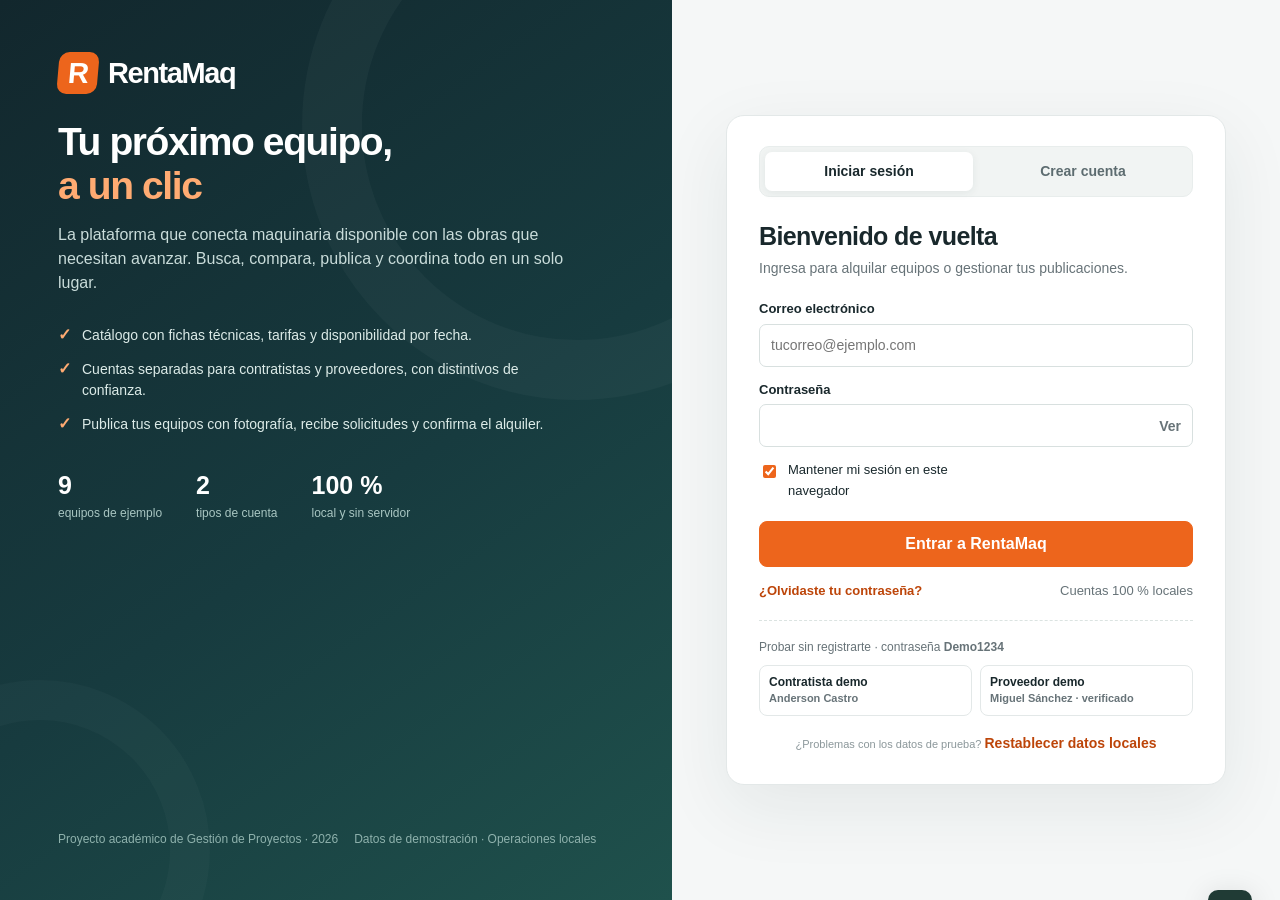
<file: rentamaq/index.html>
<!doctype html>
<html lang="es">
<head>
  <meta charset="UTF-8">
  <meta name="viewport" content="width=device-width,initial-scale=1">
  <title>RentaMaq | Tu próximo equipo, a un clic</title>
  <meta name="description" content="RentaMaq: busca, compara y alquila maquinaria. Publica tus equipos con fotografías y gestiona solicitudes como proveedor.">
  <meta name="theme-color" content="#ed651c">
  <link rel="icon" href="data:image/svg+xml,%3Csvg xmlns='http://www.w3.org/2000/svg' viewBox='0 0 32 32'%3E%3Crect width='32' height='32' rx='8' fill='%23ef681f'/%3E%3Ctext x='6' y='24' font-family='Arial' font-weight='900' font-size='25' fill='white'%3ER%3C/text%3E%3C/svg%3E">

  <link rel="stylesheet" href="assets/css/base.css">
  <link rel="stylesheet" href="assets/css/layout.css">
  <link rel="stylesheet" href="assets/css/components.css">
  <link rel="stylesheet" href="assets/css/responsive.css">
  <link rel="stylesheet" href="assets/css/auth.css">
</head>
<body class="is-auth">

  <!-- ===================== Pantalla de acceso ===================== -->
  <section id="authScreen" class="auth-screen" aria-label="Acceso a RentaMaq">
    <div class="auth-hero">
      <div>
        <div class="auth-brand"><b class="brandmark">R</b>Renta<span>Maq</span></div>
        <h1>Tu próximo equipo,<br><span>a un clic</span></h1>
        <p class="lead">La plataforma que conecta maquinaria disponible con las obras que necesitan avanzar. Busca, compara, publica y coordina todo en un solo lugar.</p>
        <div class="auth-features">
          <div><b>✓</b><span>Catálogo con fichas técnicas, tarifas y disponibilidad por fecha.</span></div>
          <div><b>✓</b><span>Cuentas separadas para contratistas y proveedores, con distintivos de confianza.</span></div>
          <div><b>✓</b><span>Publica tus equipos con fotografía, recibe solicitudes y confirma el alquiler.</span></div>
        </div>
        <div class="auth-stats">
          <div><strong>9</strong><span>equipos de ejemplo</span></div>
          <div><strong>2</strong><span>tipos de cuenta</span></div>
          <div><strong>100 %</strong><span>local y sin servidor</span></div>
        </div>
      </div>
      <footer>
        <span>Proyecto académico de Gestión de Proyectos · 2026</span>
        <span>Datos de demostración · Operaciones locales</span>
      </footer>
    </div>

    <div class="auth-panel">
      <div class="auth-card" id="authCard" aria-live="polite"></div>
    </div>
  </section>

  <!-- ===================== Aplicación ===================== -->
  <aside id="sidebar">
    <a class="brand" href="#catalogo"><b class="brandmark">R</b>Renta<span>Maq</span></a>
    <div class="workspace">ESPACIO DE TRABAJO</div>
    <nav id="nav" aria-label="Navegación principal"></nav>
    <div class="side-bottom">
      <div class="support-mini">
        <span class="shield">✓</span>
        <strong>Tu obra sigue adelante</strong>
        <p>Gestiona incidencias y coordina el respaldo técnico.</p>
        <button class="text-button" data-route="soporte">Centro de soporte</button>
      </div>
      <div class="side-user" id="sideUser"></div>
    </div>
  </aside>

  <div class="app">
    <header>
      <button class="icon mobile" id="menu" aria-label="Abrir menú">☰</button>
      <div class="breadcrumb">Mi espacio <span>/</span> <b id="breadcrumb">Explorar equipos</b></div>
      <div class="header-actions">
        <span class="demo-label">APP LOCAL</span>
        <button class="primary" id="headerPublish" data-publish hidden>＋ Publicar</button>
        <span id="headerRole"></span>
        <button class="icon" data-route="mensajes" aria-label="Mensajes" title="Mensajes">✉</button>
        <button class="header-avatar" data-route="perfil" aria-label="Mi cuenta" title="Mi cuenta"><span class="avatar small" id="headerAvatar">RM</span></button>
        <button class="icon logout-btn" data-logout aria-label="Cerrar sesión" title="Cerrar sesión">⏻</button>
      </div>
    </header>

    <main id="main" tabindex="-1"></main>

    <footer>
      RentaMaq © 2026 · Proyecto académico de Gestión de Proyectos
      <button class="text-button" data-route="acerca">Acerca del prototipo</button>
      <span>Datos de ejemplo · Operaciones locales</span>
    </footer>
  </div>

  <div id="compareBar" hidden></div>

  <dialog id="modal" aria-labelledby="modalTitle">
    <div class="modal-head">
      <span id="modalTitle"></span>
      <button id="closeModal" class="icon" aria-label="Cerrar ventana">✕</button>
    </div>
    <div id="modalBody"></div>
  </dialog>

  <div id="toast" role="status" aria-live="polite"></div>

  <noscript>
    <div style="padding:30px;font-family:Arial;background:#fff3e9;color:#7a3b13">
      RentaMaq necesita JavaScript para iniciar sesión, publicar equipos y guardar tus datos. Actívalo en este navegador y recarga la página.
    </div>
  </noscript>

  <!-- Datos y utilidades -->
  <script defer src="assets/js/data/seed.js"></script>
  <script defer src="assets/js/core/utils.js"></script>
  <script defer src="assets/js/core/store.js"></script>
  <script defer src="assets/js/core/auth.js"></script>

  <!-- Interfaz -->
  <script defer src="assets/js/ui/icons.js"></script>
  <script defer src="assets/js/ui/shell.js"></script>

  <!-- Vistas -->
  <script defer src="assets/js/views/auth.js"></script>
  <script defer src="assets/js/views/catalog.js"></script>
  <script defer src="assets/js/views/bookings.js"></script>
  <script defer src="assets/js/views/dashboard.js"></script>
  <script defer src="assets/js/views/inventory.js"></script>
  <script defer src="assets/js/views/messages.js"></script>
  <script defer src="assets/js/views/support.js"></script>
  <script defer src="assets/js/views/profile.js"></script>
  <script defer src="assets/js/views/about.js"></script>

  <!-- Arranque -->
  <script defer src="assets/js/app.js"></script>
</body>
</html>
</file>
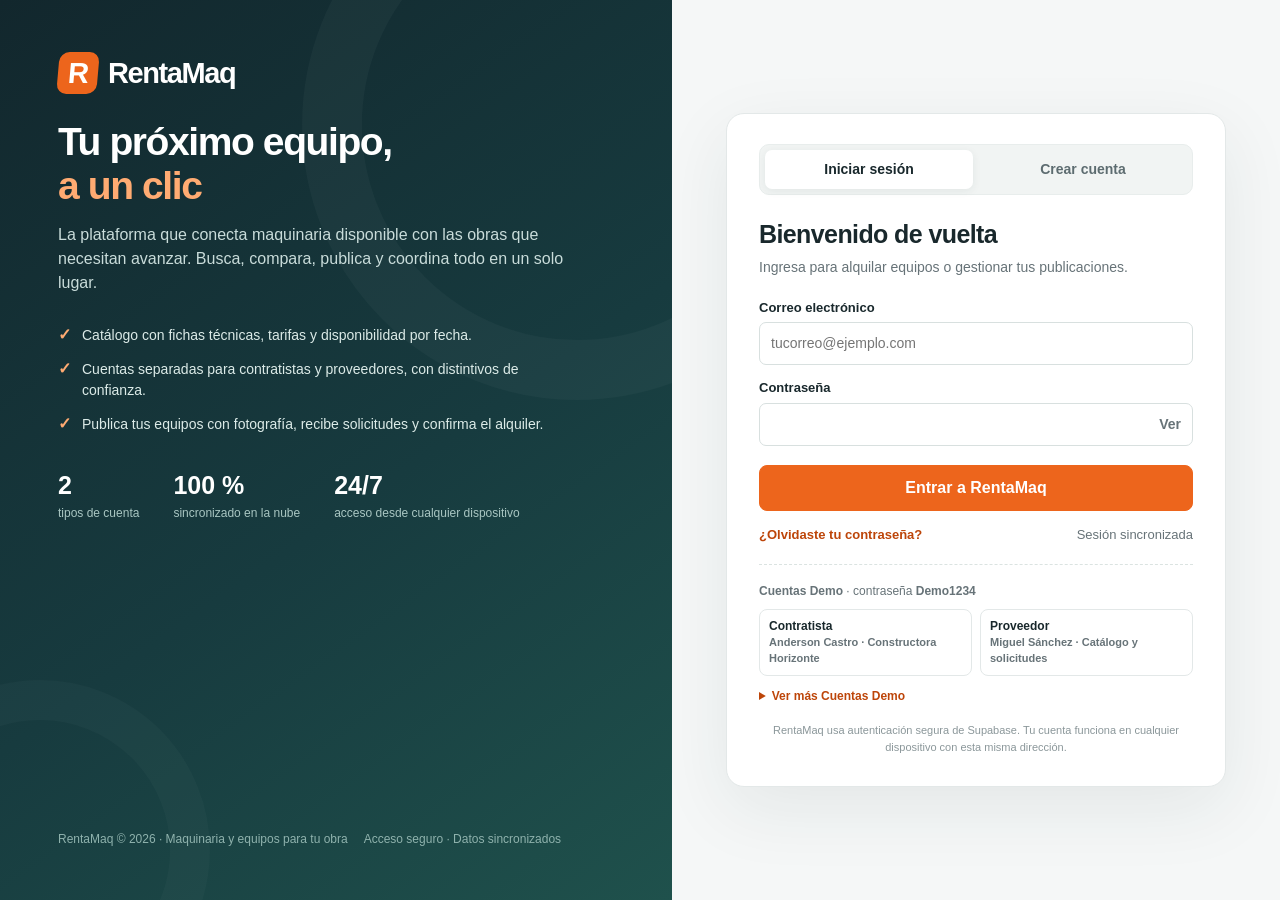
<file: RentaMaq/index.html>
<!doctype html>
<html lang="es">
<head>
  <meta charset="UTF-8">
  <meta name="viewport" content="width=device-width,initial-scale=1">
  <title>RentaMaq | Tu próximo equipo, a un clic</title>
  <meta name="description" content="RentaMaq: busca, compara y alquila maquinaria. Publica tus equipos con fotografías y gestiona solicitudes como proveedor.">
  <meta name="theme-color" content="#ed651c">
  <link rel="icon" href="data:image/svg+xml,%3Csvg xmlns='http://www.w3.org/2000/svg' viewBox='0 0 32 32'%3E%3Crect width='32' height='32' rx='8' fill='%23ef681f'/%3E%3Ctext x='6' y='24' font-family='Arial' font-weight='900' font-size='25' fill='white'%3ER%3C/text%3E%3C/svg%3E">

  <link rel="stylesheet" href="assets/css/base.css">
  <link rel="stylesheet" href="assets/css/layout.css">
  <link rel="stylesheet" href="assets/css/components.css">
  <link rel="stylesheet" href="assets/css/responsive.css">
  <link rel="stylesheet" href="assets/css/auth.css">
</head>
<body class="is-auth is-booting">

  <!-- ===================== Carga inicial ===================== -->
  <div id="bootScreen" class="boot-screen" role="status" aria-live="polite">
    <div class="boot-card">
      <div class="auth-brand boot-brand"><b class="brandmark">R</b>Renta<span>Maq</span></div>
      <div class="boot-spinner" aria-hidden="true"></div>
      <p id="bootMessage">Conectando con tu cuenta…</p>
      <div id="bootActions" class="boot-actions" hidden>
        <button class="primary" data-boot-retry>Reintentar</button>
      </div>
      <small>Acceso seguro con Supabase</small>
    </div>
  </div>

  <!-- ===================== Pantalla de acceso ===================== -->
  <section id="authScreen" class="auth-screen" aria-label="Acceso a RentaMaq">
    <div class="auth-hero">
      <div>
        <div class="auth-brand"><b class="brandmark">R</b>Renta<span>Maq</span></div>
        <h1>Tu próximo equipo,<br><span>a un clic</span></h1>
        <p class="lead">La plataforma que conecta maquinaria disponible con las obras que necesitan avanzar. Busca, compara, publica y coordina todo en un solo lugar.</p>
        <div class="auth-features">
          <div><b>✓</b><span>Catálogo con fichas técnicas, tarifas y disponibilidad por fecha.</span></div>
          <div><b>✓</b><span>Cuentas separadas para contratistas y proveedores, con distintivos de confianza.</span></div>
          <div><b>✓</b><span>Publica tus equipos con fotografía, recibe solicitudes y confirma el alquiler.</span></div>
        </div>
        <div class="auth-stats">
          <div><strong>2</strong><span>tipos de cuenta</span></div>
          <div><strong>100 %</strong><span>sincronizado en la nube</span></div>
          <div><strong>24/7</strong><span>acceso desde cualquier dispositivo</span></div>
        </div>
      </div>
      <footer>
        <span>RentaMaq © 2026 · Maquinaria y equipos para tu obra</span>
        <span>Acceso seguro · Datos sincronizados</span>
      </footer>
    </div>

    <div class="auth-panel">
      <div class="auth-card" id="authCard" aria-live="polite"></div>
    </div>
  </section>

  <!-- ===================== Aplicación ===================== -->
  <aside id="sidebar">
    <a class="brand" href="#catalogo"><b class="brandmark">R</b>Renta<span>Maq</span></a>
    <div class="workspace">ESPACIO DE TRABAJO</div>
    <nav id="nav" aria-label="Navegación principal"></nav>
    <div class="side-bottom">
      <div class="support-mini">
        <span class="shield">✓</span>
        <strong>Tu obra sigue adelante</strong>
        <p>Gestiona incidencias y coordina el respaldo técnico.</p>
        <button class="text-button" data-route="soporte">Centro de soporte</button>
      </div>
      <div class="side-user" id="sideUser"></div>
    </div>
  </aside>

  <div class="app">
    <header>
      <button class="icon mobile" id="menu" aria-label="Abrir menú">☰</button>
      <div class="breadcrumb">Mi espacio <span>/</span> <b id="breadcrumb">Explorar equipos</b></div>
      <div class="header-actions">
        <span class="cloud-badge"><i></i>EN LÍNEA</span>
        <button class="primary" id="headerPublish" data-publish hidden>＋ Publicar</button>
        <span id="headerRole"></span>
        <button class="icon" data-route="mensajes" aria-label="Mensajes" title="Mensajes">✉</button>
        <button class="header-avatar" data-route="perfil" aria-label="Mi cuenta" title="Mi cuenta"><span class="avatar small" id="headerAvatar">RM</span></button>
        <button class="icon logout-btn" data-logout aria-label="Cerrar sesión" title="Cerrar sesión">⏻</button>
      </div>
    </header>

    <main id="main" tabindex="-1"></main>

    <footer>
      RentaMaq © 2026 · Maquinaria y equipos para tu obra
      <button class="text-button" data-route="planes">Planes y precios</button>
      <button class="text-button" data-route="acerca">Acerca de RentaMaq</button>
      <span>Datos sincronizados en la nube</span>
    </footer>
  </div>

  <div id="compareBar" hidden></div>

  <dialog id="modal" aria-labelledby="modalTitle">
    <div class="modal-head">
      <span id="modalTitle"></span>
      <button id="closeModal" class="icon" aria-label="Cerrar ventana">✕</button>
    </div>
    <div id="modalBody"></div>
  </dialog>

  <div id="toast" role="status" aria-live="polite"></div>

  <noscript>
    <div style="padding:30px;font-family:Arial;background:#fff3e9;color:#7a3b13">
      RentaMaq necesita JavaScript para iniciar sesión, publicar equipos y sincronizar tus datos. Actívalo y recarga la página.
    </div>
  </noscript>

  <!-- Conexión y datos -->
  <script defer src="assets/js/vendor/supabase.js"></script>
  <script defer src="assets/js/core/config.js"></script>
  <script defer src="assets/js/core/utils.js"></script>
  <script defer src="assets/js/core/store.js"></script>
  <script defer src="assets/js/core/auth.js"></script>
  <script defer src="assets/js/core/data.js"></script>

  <!-- Interfaz -->
  <script defer src="assets/js/ui/icons.js"></script>
  <script defer src="assets/js/ui/shell.js"></script>

  <!-- Vistas -->
  <script defer src="assets/js/views/auth.js"></script>
  <script defer src="assets/js/views/catalog.js"></script>
  <script defer src="assets/js/views/bookings.js"></script>
  <script defer src="assets/js/views/dashboard.js"></script>
  <script defer src="assets/js/views/inventory.js"></script>
  <script defer src="assets/js/views/messages.js"></script>
  <script defer src="assets/js/views/support.js"></script>
  <script defer src="assets/js/views/profile.js"></script>
  <script defer src="assets/js/views/plans.js"></script>
  <script defer src="assets/js/views/about.js"></script>

  <!-- Arranque -->
  <script defer src="assets/js/app.js"></script>
</body>
</html>
</file>
<file: rentamaq/assets/css/base.css>
/* RentaMaq - estilos base: variables, tipografia, botones y formularios */

*{box-sizing:border-box}

.primary{background:var(--orange);border-color:var(--orange);color:#fff}
.primary:hover{background:var(--orange-dark);border-color:var(--orange-dark)}
.dark{background:var(--navy);color:white;border-color:var(--navy)}

:root{--orange:#ed651c;--orange-dark:#bd4509;--ink:#19282c;--muted:#677378;--line:#e3e8e8;--bg:#f5f7f7;--green:#177754;--navy:#182f35;--radius:14px}

body{margin:0;background:var(--bg);color:var(--ink);font:16px/1.5 'DM Sans',Arial,sans-serif}

button,input,select,textarea{font:inherit}

button,a,input,select,textarea{-webkit-tap-highlight-color:transparent}

button,a{touch-action:manipulation}

button{cursor:pointer}

a{color:inherit;text-decoration:none}

button{border:1px solid var(--line);background:white;color:var(--ink);border-radius:8px;padding:10px 15px;font-weight:650}

button:hover{border-color:#a4b2b6;background:#f8faf9}

button:disabled{opacity:.45;cursor:not-allowed}

button:focus-visible,a:focus-visible,input:focus-visible,select:focus-visible,textarea:focus-visible{outline:3px solid #ef9d64;outline-offset:3px}

.text-button{padding:0;background:none;border:0;color:var(--orange-dark);font-size:14px}

.text-button:hover{background:none}

.icon{padding:7px 11px;font-size:20px;border-color:transparent}

.mobile{display:none}

h1,h2,h3,h4{font-family:'Manrope',Arial,sans-serif;line-height:1.25;letter-spacing:-.6px}

h1{font-size:31px;margin:0 0 9px;font-weight:800}

h2{font-size:23px;margin:0 0 12px}

h3{font-size:18px;margin:0 0 10px}

p{margin-top:0}

.muted{color:var(--muted)}

.eyebrow{font-size:12px;letter-spacing:1.4px;color:var(--orange-dark);font-weight:750;margin-bottom:12px}

.page-heading{display:flex;justify-content:space-between;align-items:center;gap:20px;margin-bottom:24px}

.page-heading p{color:var(--muted);font-size:15px;margin-bottom:0}

.outline-orange{border-color:#edc7b3;color:var(--orange-dark)}

.form-grid{display:grid;grid-template-columns:1fr 1fr;gap:19px}

.field{display:flex;flex-direction:column;gap:7px;font-size:14px}

.field.full{grid-column:1/-1}

.field label{font-weight:600}

.field input,.field select,.field textarea{width:100%;border:1px solid #d8e0df;border-radius:7px;padding:10px 12px;background:white;color:var(--ink);min-width:0}

.field textarea{min-height:90px;resize:vertical}

.field small{color:var(--muted);font-size:12px}

.form-actions{display:flex;gap:10px;justify-content:flex-end;margin-top:24px}

.check-line{display:flex;align-items:flex-start;gap:9px;font-size:13px;line-height:1.6}

.check-line input{margin-top:5px;accent-color:var(--orange)}

.center{text-align:center}

.muted-link{font-size:13px;color:var(--muted);text-decoration:underline}

.error-text{font-size:13px;color:#b43727}

.inline-actions{display:flex;gap:9px;flex-wrap:wrap}

.about-list{font-size:14px;line-height:1.8;color:var(--muted)}
</file>
<file: rentamaq/assets/css/layout.css>
/* RentaMaq - estructura: barra lateral, cabecera, catalogo y pie */

#sidebar{position:fixed;inset:0 auto 0 0;width:238px;background:white;border-right:1px solid var(--line);display:flex;flex-direction:column;padding:30px 20px 16px;z-index:40}

.brand{display:flex;align-items:center;font:800 26px 'Manrope',sans-serif;letter-spacing:-1.2px;padding:0 5px}

.brand span{color:var(--orange)}

.brandmark{background:var(--orange);color:white;border-radius:10px;width:36px;height:38px;display:grid;place-items:center;margin-right:10px;font-size:27px;transform:skew(-5deg)}

.workspace{font-size:12px;font-weight:700;letter-spacing:1.7px;color:#859095;margin:43px 12px 15px}

nav{display:flex;flex-direction:column;gap:7px}

nav a{display:flex;align-items:center;gap:14px;padding:12px 13px;border-radius:9px;font-size:14px;font-weight:600;color:#5c6b70}

nav a svg{width:20px;height:20px}

nav a.active{color:#c14d0f;background:#fff0e6}

nav a:hover{background:#f4f6f6}

.nav-count{margin-left:auto;background:#edf0f0;padding:0 6px;border-radius:4px;font-size:12px}

.side-bottom{margin-top:auto}

.support-mini{background:#f3f7f6;border:1px solid #e7edeb;border-radius:12px;padding:16px;margin:30px 0 22px}

.support-mini strong{font-size:14px;display:block;margin-top:9px}

.support-mini p{font-size:13px;color:var(--muted);margin:7px 0 12px}

.shield{font-size:18px;color:var(--green)}

.profile{display:flex;gap:10px;align-items:center;border:0;border-top:1px solid var(--line);border-radius:0;padding:20px 0 0;width:100%;text-align:left}

.profile strong{font-size:13px;display:block}

.profile small{font-size:12px;color:var(--muted)}

.avatar{width:38px;height:38px;border-radius:50%;background:#e5ece9;display:inline-flex;justify-content:center;align-items:center;font-size:13px;font-weight:700;flex-shrink:0}

.avatar.small{width:32px;height:32px}

.app{margin-left:238px}

header{height:79px;background:#fff;border-bottom:1px solid var(--line);padding:0 38px;display:flex;align-items:center;justify-content:space-between;gap:15px;position:sticky;top:0;z-index:30}

.breadcrumb{font-size:14px;color:var(--muted)}

.breadcrumb span{margin:0 14px;color:#a2afb2}

.breadcrumb b{font-weight:500;color:var(--ink)}

.header-actions{display:flex;align-items:center;gap:17px}

.demo-label{font-size:10px;letter-spacing:1px;font-weight:750;color:#6b7778;border:1px solid var(--line);padding:5px 8px;border-radius:4px}

.role-label{font-size:12px;color:var(--muted);display:flex;align-items:center;gap:8px}

.role-label select{border:0;font-size:14px;background:none;font-weight:600;padding:4px}

main{max-width:1600px;margin:auto;padding:34px 38px 55px;min-height:calc(100vh - 140px)}

.searchbox{display:grid;grid-template-columns:2fr 1.05fr 1.05fr auto;background:#fff;padding:9px;border-radius:12px;border:1px solid var(--line);box-shadow:0 4px 14px #16353604;gap:8px;margin-bottom:22px}

.search-field{padding:4px 16px;border-right:1px solid var(--line)}

.search-field label{display:block;font-size:11px;font-weight:700;letter-spacing:1px;color:#758287;margin-bottom:3px}

.search-field input,.search-field select{width:100%;border:0;outline:none;padding:2px 0;background:transparent;font-size:14px;color:var(--ink)}

.searchbox button{padding:10px 25px}

.feature-strip{background:var(--navy);border-radius:13px;padding:22px 27px;color:white;display:flex;justify-content:space-between;align-items:center;gap:20px;margin:0 0 25px;position:relative;overflow:hidden}

.feature-strip:after{content:'';position:absolute;right:30%;top:-65px;width:180px;height:180px;border:30px solid #ffffff05;border-radius:50%;pointer-events:none}

.feature-strip h2{font-size:21px;margin-bottom:5px}

.feature-strip p{font-size:14px;color:#bfcfce;margin:0}

.feature-strip .mini-trust{display:flex;gap:25px;font-size:13px;flex-shrink:0}

.mini-trust span{display:flex;align-items:center;gap:8px}

.mini-trust b{color:#89ccb1}

.categories{display:flex;gap:9px;flex-wrap:wrap;margin-bottom:28px}

.chip{font-size:13px;border-radius:7px;padding:9px 15px;background:#fff;font-weight:600}

.chip.active{background:var(--ink);border-color:var(--ink);color:white}

.catalog-layout{display:grid;grid-template-columns:206px 1fr;gap:27px}

.filters{font-size:14px}

.filter-title{display:flex;justify-content:space-between;align-items:center;padding-bottom:18px}

.filter-group{padding:19px 0;border-top:1px solid var(--line)}

.filter-group h4{font-size:14px;margin:0 0 14px}

.filter-group label{display:flex;align-items:center;gap:9px;color:#5c6b70;font-size:13px;margin:11px 0}

.filter-group input[type=checkbox]{accent-color:var(--orange);width:16px;height:16px}

.filter-group input[type=range]{width:100%;accent-color:var(--orange)}

.range-labels{display:flex;justify-content:space-between;font-size:12px;color:var(--muted)}

.filter-note{background:#eaf0ed;padding:16px;border-radius:10px;margin-top:14px;font-size:13px;line-height:1.65;color:#567066}

.results-head{display:flex;align-items:center;justify-content:space-between;margin-bottom:16px;gap:10px;font-size:14px}

.results-head strong{font-weight:700}

.results-head select{background:transparent;border:0;color:var(--muted);font-size:13px;max-width:190px}

.grid{display:grid;grid-template-columns:repeat(3,minmax(0,1fr));gap:20px}

.catalog-bottom{display:flex;justify-content:space-between;margin-top:23px;padding-top:20px;border-top:1px solid var(--line);color:var(--muted);font-size:12px}

.two-col{display:grid;grid-template-columns:1.5fr 1fr;gap:22px}

footer{display:flex;gap:18px;flex-wrap:wrap;align-items:center;padding:22px 38px;border-top:1px solid var(--line);font-size:11px;color:#8a9599}

footer span{margin-left:auto}
</file>
<file: rentamaq/assets/css/components.css>
/* RentaMaq - componentes: tarjetas, paneles, tablas, modales y chat */

.equipment{border:1px solid var(--line);background:#fff;border-radius:12px;overflow:hidden;transition:transform .18s,box-shadow .18s}

.equipment:hover{transform:translateY(-3px);box-shadow:0 8px 25px #1734330c}

.equipment-photo{height:173px;background:#f0f2f1;position:relative;overflow:hidden}

.equipment-photo img{width:100%;height:100%;object-fit:contain;background:white}

.equipment-photo img.earth{object-fit:cover}

.photo-label{position:absolute;bottom:7px;right:8px;font-size:9px;color:#384749;background:#ffffffd9;padding:2px 5px;border-radius:3px}

.stock{position:absolute;top:11px;left:11px;background:#fff;color:var(--green);font-size:11px;font-weight:700;padding:4px 8px;border-radius:5px;box-shadow:0 2px 4px #00000006}

.stock.unavailable{color:#9d651c}

.heart{position:absolute;right:10px;top:9px;background:#ffffffeb;padding:3px 9px;border-radius:50%;font-size:21px;color:#758286}

.heart.selected{color:var(--orange)}

.card-content{padding:17px}

.card-category{font-size:10px;letter-spacing:1.2px;font-weight:700;color:#8a9294;margin-bottom:6px}

.card-content h3{font-size:16px;letter-spacing:-.3px;margin-bottom:7px}

.card-meta{font-size:12px;color:#7a868b;display:flex;justify-content:space-between;gap:5px}

.specs-mini{display:flex;gap:6px;margin:12px 0}

.specs-mini span{font-size:11px;color:#617177;background:#f3f6f6;padding:3px 6px;border-radius:4px}

.provider-line{font-size:12px;border-top:1px solid #edf0f0;padding-top:12px;color:#718083;display:flex;justify-content:space-between;gap:5px}

.verified{color:var(--green)}

.card-bottom{display:flex;justify-content:space-between;align-items:center;margin:13px 0 11px}

.price{font-family:'Manrope',sans-serif;font-size:23px;font-weight:800;letter-spacing:-.5px}

.price small{font:400 12px 'DM Sans',sans-serif;letter-spacing:0;color:var(--muted)}

.detail-btn{font-size:12px;padding:8px 12px}

.compare-toggle{display:flex;gap:7px;align-items:center;font-size:12px;color:var(--muted);cursor:pointer}

.compare-toggle input{accent-color:var(--orange);width:14px;height:14px}

.notice{background:#fff6eb;color:#89571c;border:1px solid #f5e5cc;padding:13px 17px;border-radius:9px;font-size:13px;margin:20px 0}

.panel{background:#fff;border:1px solid var(--line);border-radius:var(--radius);padding:25px;margin-bottom:22px}

.stats{display:grid;grid-template-columns:repeat(4,1fr);gap:16px;margin-bottom:26px}

.stat{background:white;border:1px solid var(--line);border-radius:12px;padding:21px}

.stat span{font-size:13px;color:var(--muted)}

.stat strong{display:block;font:800 29px 'Manrope',sans-serif;margin:10px 0 3px}

.stat small{font-size:12px;color:var(--green)}

.status-pill{display:inline-block;font-size:12px;font-weight:600;border-radius:5px;padding:4px 8px;background:#edf5ef;color:var(--green)}

.status-pill.pending{background:#fff4dd;color:#996618}

.status-pill.cancelled{background:#fbeceb;color:#a43e36}

.table-wrap{overflow:auto}

table{width:100%;border-collapse:collapse;font-size:14px}

th{text-align:left;font-weight:600;color:var(--muted);background:#f6f8f8;font-size:12px}

td,th{padding:15px 13px;border-bottom:1px solid var(--line);vertical-align:middle}

td small{display:block;color:var(--muted);font-size:12px}

td button{font-size:12px;margin:3px;padding:6px 10px}

.table-actions{display:flex;flex-wrap:wrap;gap:6px;min-width:200px}

.table-actions button{margin:0}

.empty{text-align:center;border:1px dashed #cad5d3;border-radius:12px;padding:65px 20px;background:#fff}

.empty .empty-icon{font-size:35px;color:#9bb0a7;margin-bottom:15px}

.empty p{color:var(--muted);max-width:450px;margin:0 auto 20px}

dialog{padding:0;border:0;border-radius:16px;width:min(980px,94vw);max-height:92vh;box-shadow:0 30px 100px #122b3a40;color:var(--ink)}

dialog::backdrop{background:#10272e99;backdrop-filter:blur(3px)}

.modal-head{display:flex;justify-content:space-between;align-items:center;padding:17px 25px;border-bottom:1px solid var(--line);font-weight:700;position:sticky;top:0;background:white;z-index:5}

#modalBody{padding:25px}

.detail-top{display:grid;grid-template-columns:1.1fr 1fr;gap:28px}

.detail-photo{width:100%;height:255px;object-fit:contain;background:#f4f6f5;border-radius:10px}

.detail-top h2{font-size:27px;margin-top:12px}

.detail-specs{display:grid;grid-template-columns:1fr 1fr;gap:1px;background:var(--line);border:1px solid var(--line);border-radius:9px;overflow:hidden;margin-top:18px}

.detail-specs div{background:#fff;padding:12px;font-size:14px}

.detail-specs small{display:block;color:var(--muted);font-size:12px;margin-bottom:4px}

.booking-box{margin-top:24px;background:#f4f7f6;border:1px solid var(--line);border-radius:12px;padding:22px}

.cost-row{display:flex;justify-content:space-between;gap:15px;font-size:14px;padding:7px 0}

.cost-row.total{border-top:1px solid #cfdad5;margin-top:8px;padding-top:13px;font-size:18px;font-weight:750}

.cost-row.deposit{font-size:12px;color:var(--muted)}

.tabs{display:flex;gap:9px;margin-bottom:20px;border-bottom:1px solid var(--line);padding-bottom:13px;flex-wrap:wrap}

.tabs button{font-size:13px;white-space:nowrap}

.tabs .active{background:var(--navy);color:#fff}

.timeline{border-left:2px solid #e2eae6;margin-left:8px;padding-left:22px}

.timeline div{margin-bottom:20px;position:relative;font-size:14px}

.timeline div:before{content:'';position:absolute;left:-28px;top:6px;width:10px;height:10px;border:2px solid white;background:var(--green);border-radius:50%}

.timeline small{display:block;color:var(--muted);margin-top:3px}

.message-layout{display:grid;grid-template-columns:280px 1fr;min-height:480px;background:#fff;border:1px solid var(--line);border-radius:12px;overflow:hidden}

.threads{border-right:1px solid var(--line);padding:15px}

.thread{width:100%;text-align:left;border:0;padding:15px;font-size:14px;margin-bottom:7px}

.thread.active{background:#edf3ef}

.thread small{display:block;color:var(--muted);font-size:12px;margin-top:4px}

.conversation{display:flex;flex-direction:column;min-width:0}

.chat-head{padding:20px;border-bottom:1px solid var(--line)}

.chat-head small{display:block;color:var(--muted);font-size:12px}

.chat-log{flex:1;padding:24px;max-height:470px;overflow:auto}

.bubble{background:#f0f4f2;border-radius:12px 12px 12px 2px;padding:13px 16px;max-width:85%;font-size:14px;margin-bottom:16px;width:fit-content;white-space:pre-wrap;overflow-wrap:anywhere}

.bubble.mine{margin-left:auto;background:#fff0e3;border-radius:12px 12px 2px 12px}

.bubble small{display:block;font-size:10px;color:var(--muted);margin-top:6px}

.chat-form{display:flex;gap:10px;padding:17px;border-top:1px solid var(--line)}

.chat-form input{flex:1;min-width:0;padding:11px;border:1px solid var(--line);border-radius:7px}

.faq details{border-bottom:1px solid var(--line);padding:17px 0}

.faq summary{font-weight:600;font-size:14px;cursor:pointer}

.faq p{font-size:14px;color:var(--muted);margin:12px 0 0}

.ticket{padding:17px 0;border-bottom:1px solid var(--line)}

.ticket strong{font-size:14px}

.ticket p{font-size:13px;color:var(--muted);margin:7px 0}

.steps{display:grid;grid-template-columns:repeat(4,1fr);gap:15px;margin:25px 0}

.step{border:1px solid var(--line);border-radius:10px;padding:18px;background:#fff}

.step b{color:var(--orange);font-size:25px;display:block;margin-bottom:10px}

.step p{font-size:13px;color:var(--muted);margin:7px 0 0}

#compareBar{position:fixed;bottom:22px;left:calc(50% + 119px);transform:translateX(-50%);width:min(660px,75vw);background:var(--navy);color:white;padding:14px 20px;border-radius:12px;box-shadow:0 8px 30px #142c3540;z-index:45;display:flex;align-items:center;justify-content:space-between;gap:12px;font-size:14px}

#compareBar[hidden]{display:none}

#toast{position:fixed;bottom:28px;right:28px;max-width:390px;background:#203b35;color:white;padding:15px 22px;border-radius:10px;z-index:100;box-shadow:0 5px 30px #0002;transform:translateY(160%);transition:transform .2s}

#toast.show{transform:translateY(0)}

.chart-bars{display:flex;align-items:flex-end;gap:17px;height:170px;border-bottom:1px solid var(--line);padding:0 12px}

.bar-column{flex:1;display:flex;align-items:center;flex-direction:column;justify-content:flex-end;height:100%;font-size:11px;color:var(--muted)}

.bar-column i{width:100%;background:#ed955f;border-radius:5px 5px 0 0;display:block;margin-top:7px;min-height:3px}

.bar-column span{padding:5px}

.overflow-text{overflow-wrap:anywhere}

.print-only{display:none}

.no-photo{height:100%;display:flex;align-items:center;justify-content:center;flex-direction:column;background:#e9efed;color:#587369}

.no-photo svg{width:46px;height:46px;margin-bottom:10px}

.no-photo span{font-size:12px}

.success-icon{width:64px;height:64px;background:#e8f5ed;color:var(--green);border-radius:50%;display:grid;place-items:center;font-size:32px;margin:10px auto 20px}

/* Legibilidad y ampliación de texto */
.card-category,.stock,.specs-mini span,.photo-label,.search-field label,.demo-label{font-size:12px}

.card-meta,.provider-line,.compare-toggle,.detail-btn,.filter-group label,.results-head select{font-size:14px}

.photo-label{font-size:10px}

.card-bottom{flex-wrap:wrap}

.card-meta{flex-wrap:wrap}

.provider-line{flex-wrap:wrap}

.equipment-photo{min-height:185px}
</file>
<file: rentamaq/assets/css/responsive.css>
/* RentaMaq - adaptacion a pantallas y estilos de impresion */

@media(min-width:1500px){.equipment-photo{height:210px}}

@media(max-width:1250px){.grid{grid-template-columns:repeat(2,minmax(0,1fr))}.feature-strip .mini-trust{gap:15px;flex-direction:column}.catalog-layout{grid-template-columns:185px 1fr;gap:20px}.header-actions .demo-label{display:none}main{padding:30px 27px}.searchbox{grid-template-columns:1.7fr 1fr 1fr auto}.search-field{padding:4px 9px}.searchbox button{padding:10px 15px}}

@media(max-width:950px){#sidebar{width:205px;padding:25px 14px}.app{margin-left:205px}header{padding:0 25px}.brand{font-size:23px}.catalog-layout{grid-template-columns:1fr}.filters{display:grid;grid-template-columns:repeat(3,1fr);gap:12px}.filter-title{grid-column:1/-1;padding:0}.filter-group{padding:12px 0}.filter-group label{font-size:12px}.filter-note{display:none}.searchbox{grid-template-columns:1fr 1fr}.search-field{border:0}.stats{grid-template-columns:1fr 1fr}.two-col{grid-template-columns:1fr}.breadcrumb{display:none}.header-actions{margin-left:auto}.message-layout{grid-template-columns:210px 1fr}.steps{grid-template-columns:1fr 1fr}#compareBar{left:calc(50% + 103px);width:65vw}}

@media(max-width:700px){#sidebar{transform:translateX(-100%);transition:transform .2s;width:238px;box-shadow:10px 0 40px #0002}#sidebar.open{transform:translateX(0)}.app{margin-left:0}header{height:65px;padding:0 17px}.mobile{display:block}.header-actions{gap:9px}.header-actions>.avatar{display:none}main{padding:25px 17px 40px}h1{font-size:26px}.page-heading{align-items:flex-start}.page-heading>button{font-size:12px;padding:9px;max-width:105px}.page-heading p{font-size:13px}.feature-strip{padding:21px}.feature-strip h2{font-size:19px}.feature-strip .mini-trust{display:none}.feature-strip p{font-size:12px}.categories{flex-wrap:nowrap;overflow:auto;padding-bottom:4px;margin-bottom:20px}.chip{flex-shrink:0}.grid{gap:12px}.card-content{padding:12px}.equipment-photo{height:150px}.card-content h3{font-size:14px}.card-meta{font-size:11px;flex-wrap:wrap}.specs-mini{flex-wrap:wrap}.provider-line{font-size:10px}.price{font-size:19px}.card-bottom{align-items:flex-start;gap:7px;flex-direction:column}.detail-btn{width:100%}.filters{grid-template-columns:1fr 1fr}.filter-group:last-of-type{grid-column:1/-1;display:flex;gap:12px;align-items:center;padding:0}.filter-group:last-of-type h4{margin:0}.searchbox{gap:4px}.searchbox button{font-size:14px}.search-field{min-width:0}.detail-top{grid-template-columns:1fr}.detail-photo{height:210px}.form-grid{grid-template-columns:1fr}.field.full{grid-column:auto}#modalBody{padding:18px}.booking-box{padding:16px}.message-layout{grid-template-columns:1fr}.threads{border-right:0;border-bottom:1px solid var(--line);display:flex;overflow:auto;padding:8px}.thread{min-width:180px;margin:0}.stats{gap:10px}.stat{padding:15px}.stat strong{font-size:25px}.steps{grid-template-columns:1fr 1fr}.panel{padding:19px}footer{padding:20px 17px;gap:8px}footer span{margin-left:0}#compareBar{left:50%;width:94vw;bottom:10px;padding:12px;flex-wrap:wrap}#toast{bottom:18px;right:15px;left:15px;max-width:none}.form-actions{flex-wrap:wrap}.catalog-bottom{gap:12px}.detail-specs{font-size:13px}}

@media(prefers-reduced-motion:reduce){*{transition:none!important;scroll-behavior:auto!important}}

@media print{body{background:white}#sidebar,header,footer,#compareBar,#toast,.modal-head,.no-print{display:none!important}.app{margin:0}main{padding:0}body:has(dialog[open]) main{display:none}dialog[open]{position:absolute;max-height:none;width:100%;box-shadow:none;overflow:visible;inset:0;margin:0;border-radius:0}dialog::backdrop{background:white}.panel{break-inside:avoid}.print-only{display:block}.booking-box{break-inside:avoid}}

@media(max-width:700px){.grid{grid-template-columns:1fr}.equipment-photo{height:225px}.card-content{padding:18px}.card-content h3{font-size:18px}.card-bottom{flex-direction:row;align-items:center}.detail-btn{width:auto}.price{font-size:23px}.specs-mini span{font-size:12px}.filter-group label{font-size:13px}.steps{grid-template-columns:1fr}.searchbox{grid-template-columns:1fr}.search-field{padding:8px}.searchbox button{min-height:45px}}
</file>
<file: rentamaq/assets/css/auth.css>
/* RentaMaq - acceso, cuentas, roles, publicacion de equipos y utilidades nuevas */

.hidden{display:none!important}

/* ---------- Pantalla de acceso ---------- */
.auth-screen{min-height:100vh;display:grid;grid-template-columns:1.05fr .95fr;background:var(--bg)}
body:not(.is-auth) .auth-screen{display:none}
body.is-auth #sidebar,body.is-auth .app,body.is-auth #compareBar{display:none!important}

.auth-hero{position:relative;overflow:hidden;background:linear-gradient(145deg,#12272d 0%,#173b3f 55%,#1f514c 100%);color:#fff;padding:52px 58px;display:flex;flex-direction:column;justify-content:space-between;gap:40px}
.auth-hero:before{content:'';position:absolute;width:430px;height:430px;border:60px solid #ffffff08;border-radius:50%;right:-180px;top:-150px}
.auth-hero:after{content:'';position:absolute;width:260px;height:260px;border:40px solid #ffffff06;border-radius:50%;left:-130px;bottom:-120px}
.auth-hero>*{position:relative;z-index:1}
.auth-brand{display:flex;align-items:center;font:800 29px 'Manrope',sans-serif;letter-spacing:-1.4px}
.auth-brand .brandmark{width:40px;height:42px;font-size:29px}
.auth-hero h1{font-size:39px;line-height:1.12;letter-spacing:-1.4px;max-width:560px;margin:26px 0 16px}
.auth-hero h1 span{color:#ffab72}
.auth-hero .lead{color:#c9dcda;font-size:16px;max-width:520px;margin:0}
.auth-hero .auth-features{display:grid;gap:13px;margin-top:30px;max-width:520px}
.auth-hero .auth-features div{display:flex;gap:11px;align-items:flex-start;font-size:14px;color:#dcebe8}
.auth-hero .auth-features b{color:#ffab72;font-size:16px;line-height:1.2}
.auth-hero .auth-stats{display:flex;gap:34px;flex-wrap:wrap;margin-top:36px}
.auth-hero .auth-stats strong{display:block;font:800 25px 'Manrope',sans-serif;color:#fff}
.auth-hero .auth-stats span{font-size:12px;color:#a9c6c2}
.auth-hero footer{border:0;padding:0;color:#8fb2ad;font-size:12px;display:flex;gap:16px;flex-wrap:wrap}
.auth-hero footer a{text-decoration:underline}
.auth-hero footer span{margin-left:0}

.auth-panel{display:flex;align-items:center;justify-content:center;padding:38px 30px;overflow:auto}
.auth-card{background:#fff;border:1px solid var(--line);border-radius:18px;box-shadow:0 22px 70px #16353614;width:min(500px,100%);padding:30px 32px}
.auth-tabs{display:flex;gap:6px;background:#f1f4f3;border:1px solid #e8edec;border-radius:10px;padding:5px;margin-bottom:24px}
.auth-tabs button{flex:1;border:0;background:none;border-radius:7px;padding:9px 6px;font-size:14px;color:#5d6c70}
.auth-tabs button.active{background:#fff;color:var(--ink);box-shadow:0 2px 8px #16353612;font-weight:700}
.auth-card h2{font-size:25px;margin:0 0 6px}
.auth-card .auth-sub{color:var(--muted);font-size:14px;margin:0 0 20px}
.auth-card .form-grid{gap:13px}
.auth-card .field{gap:5px;font-size:13px}
.auth-card .field input,.auth-card .field select{padding:10px 11px;font-size:14px}
.auth-card .form-actions{margin-top:19px}
.auth-card .form-actions button{flex:1}
.auth-switch-line{font-size:13px;color:var(--muted);text-align:center;margin:18px 0 0}
.auth-switch-line button{padding:0;border:0;background:none;color:var(--orange-dark);font-weight:600}
.auth-switch-line button:hover{background:none;text-decoration:underline}
.auth-link-row{display:flex;justify-content:space-between;align-items:center;gap:10px;margin-top:14px;font-size:13px}
.auth-link-row button{padding:0;border:0;background:none;color:var(--orange-dark)}
.auth-link-row button:hover{background:none;text-decoration:underline}
.auth-error{background:#fdf0ee;border:1px solid #f3d3ce;color:#a13227;border-radius:8px;padding:10px 12px;font-size:13px;margin:0 0 15px}
.auth-error:empty{display:none}
.auth-error.auth-info{background:#f0f8f3;border-color:#d6eadc;color:#256247}
.empty .empty-icon svg{width:42px;height:42px;color:#9bb0a7}
.upload-actions button svg{width:15px;height:15px;vertical-align:-2px}
.status-pill.info{background:#eaf2f8;color:#2f6288}
.status-pill.neutral{background:#eef2f2;color:#5c6b70}
.auth-demo{margin-top:20px;border-top:1px dashed #dbe3e1;padding-top:17px}
.auth-demo p{font-size:12px;color:var(--muted);margin:0 0 9px}
.auth-demo .inline-actions{display:grid;grid-template-columns:1fr 1fr;gap:8px}
.auth-demo button{font-size:12px;padding:8px 9px;text-align:left;line-height:1.35}
.auth-demo button b{display:block;font-size:12px;color:var(--ink)}
.auth-demo button small{color:var(--muted);font-size:11px}
.auth-note{font-size:11px;color:#8b979a;text-align:center;margin:17px 0 0;line-height:1.55}
.password-wrap{position:relative}
.password-wrap input{padding-right:44px!important}
.password-toggle{position:absolute;right:5px;top:50%;transform:translateY(-50%);border:0;background:none;padding:5px 7px;font-size:14px;color:var(--muted);line-height:1}
.password-toggle:hover{background:none;color:var(--ink)}
.role-picker{display:grid;grid-template-columns:1fr 1fr;gap:9px;margin-bottom:3px}
.role-picker label{position:relative;display:flex;gap:9px;align-items:flex-start;border:1px solid #dbe3e1;border-radius:9px;padding:11px;cursor:pointer;transition:border .15s,background .15s}
.role-picker label:has(input:checked){border-color:var(--orange);background:#fff7f1}
.role-picker input{accent-color:var(--orange);margin-top:3px}
.role-picker input[type=radio]{width:auto;height:auto;flex:0 0 auto}
.role-picker label>span{min-width:0}
.role-picker strong{display:block;font-size:13px}
.role-picker small{display:block;font-size:11px;color:var(--muted);line-height:1.4;margin-top:2px}
.form-section-label{grid-column:1/-1;font-size:11px;letter-spacing:1.1px;font-weight:750;color:#8a9699;padding-top:5px}

/* ---------- Distintivos de rol y verificacion ---------- */
.badge{display:inline-flex;align-items:center;gap:5px;border-radius:20px;font-size:10.5px;font-weight:750;letter-spacing:.5px;padding:4px 9px;text-transform:uppercase;white-space:nowrap}
.badge-provider{background:#e8f4ee;color:#146c49;border:1px solid #cfe8dc}
.badge-client{background:#eef2f5;color:#415a63;border:1px solid #dfe7ea}
.badge-verified{background:#e8f4ee;color:#146c49;border:1px solid #cfe8dc;text-transform:none;letter-spacing:0;font-size:12px}
.badge-pending{background:#fff4dd;color:#8f6217;border:1px solid #f2e2bd;text-transform:none;letter-spacing:0;font-size:12px}
.badge-neutral{background:#eef2f2;color:#5c6b70;border:1px solid #e0e7e7;text-transform:none;letter-spacing:0;font-size:12px}

.user-chip{display:flex;align-items:center;gap:10px;padding:5px 6px;border-radius:9px}
.user-chip .user-meta{display:flex;flex-direction:column;line-height:1.25}
.user-chip strong{font-size:13px;font-weight:700;max-width:150px;overflow:hidden;text-overflow:ellipsis;white-space:nowrap}
.user-chip small{font-size:11px;color:var(--muted)}
.header-avatar{border:0;background:none;padding:4px;border-radius:50%}
.header-avatar:hover{background:#f2f5f4}
.logout-btn{font-size:17px;line-height:1}

.side-user{display:flex;align-items:center;gap:9px;border-top:1px solid var(--line);padding:17px 0 0;width:100%}
.side-user .side-user-info{min-width:0;flex:1}
.side-user strong{font-size:13px;display:block;overflow:hidden;text-overflow:ellipsis;white-space:nowrap}
.side-user small{font-size:11px;color:var(--muted);display:flex;align-items:center;gap:6px;flex-wrap:wrap;margin-top:2px}
.side-user .logout-mini{border:0;background:none;padding:6px;color:#7c898c;font-size:16px}
.side-user .logout-mini:hover{background:#f2f5f4;color:var(--ink)}
.avatar.lg{width:58px;height:58px;font-size:19px}
.avatar.provider{background:#e3f0e9;color:#146c49}

/* ---------- Paneles de cuenta ---------- */
.account-head{display:flex;align-items:center;gap:17px;flex-wrap:wrap;margin-bottom:23px}
.account-head h2{margin:0;font-size:22px}
.account-head p{margin:3px 0 0;color:var(--muted);font-size:13px}
.account-head .badges{display:flex;gap:7px;flex-wrap:wrap;margin-top:7px}
.danger-zone{border-color:#f0d6d2;background:#fffdfc}
.danger-zone h3{color:#9c342b}
.danger-btn{border-color:#e7c3bd;color:#a13227;background:#fff}
.danger-btn:hover{border-color:#c98c83;background:#fdf3f1}
.verification-banner{display:flex;justify-content:space-between;align-items:center;gap:16px;flex-wrap:wrap;background:#fffaf0;border:1px solid #f0e2c4;border-radius:11px;padding:15px 18px;margin-bottom:20px}
.verification-banner strong{font-size:14px}
.verification-banner p{font-size:12.5px;color:#7d642f;margin:3px 0 0}
.verification-banner.ok{background:#f1f9f4;border-color:#d8ebdf}
.verification-banner.ok p{color:#3f6c56}
.kv-list{display:grid;grid-template-columns:1fr 1fr;gap:1px;background:var(--line);border:1px solid var(--line);border-radius:9px;overflow:hidden;margin-top:14px}
.kv-list div{background:#fff;padding:12px}
.kv-list small{display:block;color:var(--muted);font-size:11.5px;margin-bottom:3px}
.kv-list b{font-size:13.5px;font-weight:650;overflow-wrap:anywhere}

/* ---------- Publicacion de equipos e imagen ---------- */
.uploader{border:1.5px dashed #c7d4d1;border-radius:11px;background:#f9fbfa;padding:14px;display:grid;grid-template-columns:132px 1fr;gap:15px;align-items:center}
.uploader.dragover{border-color:var(--orange);background:#fff7f1}
.upload-preview{width:132px;height:100px;border-radius:8px;background:#eef2f0;overflow:hidden;display:flex;align-items:center;justify-content:center;position:relative}
.upload-preview img{width:100%;height:100%;object-fit:cover}
.upload-preview .upload-empty{display:flex;flex-direction:column;align-items:center;gap:5px;color:#7b918a;font-size:11px;text-align:center;padding:6px}
.upload-preview .upload-empty svg{width:28px;height:28px}
.upload-copy strong{display:block;font-size:13.5px}
.upload-copy small{display:block;color:var(--muted);font-size:12px;line-height:1.5;margin-top:3px}
.upload-actions{display:flex;gap:7px;flex-wrap:wrap;margin-top:9px}
.upload-actions button{font-size:12px;padding:6px 10px}
.upload-meter{font-size:11px;color:var(--green);margin-top:6px}
.upload-meter.error{color:#a13227}
.thumb{width:58px;height:44px;border-radius:6px;object-fit:cover;background:#eef2f0;display:block}
.thumb-empty{width:58px;height:44px;border-radius:6px;background:#eef2f0;display:grid;place-items:center;color:#82978f;font-size:15px}
.inventory-name{display:flex;align-items:center;gap:10px;min-width:150px}
.inventory-name .inventory-text{min-width:0}
.inventory-name strong{font-size:13px;display:block}
.inventory-name small{font-size:11px}
.provider-note{display:inline-flex;align-items:center;gap:5px;font-size:12px;color:var(--muted)}

/* ---------- Detalles varios ---------- */
.section-gap{margin-top:20px}
.mt-0{margin-top:0}
.field-hint{font-size:12px;color:var(--muted);line-height:1.5}
.empty.compact{padding:38px 18px}
.stat .stat-badge{font-size:11px;font-weight:700;color:#6d7f83;background:#f2f5f5;border-radius:4px;padding:2px 6px;margin-left:6px}
.role-line{display:flex;align-items:center;gap:8px;flex-wrap:wrap}
.thread-head{display:flex;align-items:center;gap:10px;flex-wrap:wrap}
.thread-role{font-size:11px;color:var(--muted)}
.chat-log .chat-empty{display:flex;align-items:center;justify-content:center;height:100%;min-height:180px;color:var(--muted);font-size:13px;text-align:center;padding:25px}
.booking-party{display:flex;align-items:center;gap:6px;flex-wrap:wrap;font-size:13px}
.searchbox.compact-search{grid-template-columns:1fr auto;margin-bottom:18px}
.image-banner{width:100%;height:150px;object-fit:cover;border-radius:9px;background:#eef2f0}
.info-strip{display:flex;gap:10px;align-items:flex-start;background:#f2f7f5;border:1px solid #e1ece7;border-radius:9px;padding:12px 14px;font-size:12.5px;color:#4e6b61;margin:14px 0}
.info-strip b{color:#146c49}
.badge-dot{width:7px;height:7px;border-radius:50%;background:currentColor;display:inline-block}
.mini-profile{display:flex;align-items:center;gap:11px;border:1px solid var(--line);border-radius:10px;padding:11px 13px;background:#fff}
.mini-profile strong{display:block;font-size:13px}
.mini-profile small{color:var(--muted);font-size:11.5px}

/* ---------- Adaptacion de la pantalla de acceso ---------- */
@media(max-width:1050px){
  .auth-hero{padding:38px}
  .auth-hero h1{font-size:32px}
  .auth-card{padding:26px}
  .auth-card .form-grid{grid-template-columns:1fr}
  .auth-card .field.full{grid-column:auto}
  .auth-card .role-picker{grid-template-columns:1fr}
  .auth-card .form-section-label{padding-top:2px}
}
@media(max-width:850px){
  .auth-screen{grid-template-columns:1fr}
  .auth-hero{padding:30px 26px 26px;gap:22px}
  .auth-hero h1{font-size:27px;margin:14px 0 10px}
  .auth-hero .lead{font-size:14px}
  .auth-hero .auth-features,.auth-hero .auth-stats,.auth-hero footer{display:none}
  .auth-panel{padding:24px 16px 38px}
  .auth-card{padding:22px 19px;border-radius:14px}
}
@media(max-width:500px){
  .auth-card .form-grid{grid-template-columns:1fr}
  .role-picker{grid-template-columns:1fr}
  .auth-demo .inline-actions{grid-template-columns:1fr}
  .uploader{grid-template-columns:1fr}
  .upload-preview{width:100%;height:150px}
  .kv-list{grid-template-columns:1fr}
  .account-head{gap:12px}
}
</file>
<file: RentaMaq/assets/css/base.css>
/* RentaMaq - estilos base: variables, tipografia, botones y formularios */

*{box-sizing:border-box}

.primary{background:var(--orange);border-color:var(--orange);color:#fff}
.primary:hover{background:var(--orange-dark);border-color:var(--orange-dark)}
.dark{background:var(--navy);color:white;border-color:var(--navy)}

:root{--orange:#ed651c;--orange-dark:#bd4509;--ink:#19282c;--muted:#677378;--line:#e3e8e8;--bg:#f5f7f7;--green:#177754;--navy:#182f35;--radius:14px}

body{margin:0;background:var(--bg);color:var(--ink);font:16px/1.5 'DM Sans',Arial,sans-serif}

button,input,select,textarea{font:inherit}

button,a,input,select,textarea{-webkit-tap-highlight-color:transparent}

button,a{touch-action:manipulation}

button{cursor:pointer}

a{color:inherit;text-decoration:none}

button{border:1px solid var(--line);background:white;color:var(--ink);border-radius:8px;padding:10px 15px;font-weight:650}

button:hover{border-color:#a4b2b6;background:#f8faf9}

button:disabled{opacity:.45;cursor:not-allowed}

button:focus-visible,a:focus-visible,input:focus-visible,select:focus-visible,textarea:focus-visible{outline:3px solid #ef9d64;outline-offset:3px}

.text-button{padding:0;background:none;border:0;color:var(--orange-dark);font-size:14px}

.text-button:hover{background:none}

.icon{padding:7px 11px;font-size:20px;border-color:transparent}

.mobile{display:none}

h1,h2,h3,h4{font-family:'Manrope',Arial,sans-serif;line-height:1.25;letter-spacing:-.6px}

h1{font-size:31px;margin:0 0 9px;font-weight:800}

h2{font-size:23px;margin:0 0 12px}

h3{font-size:18px;margin:0 0 10px}

p{margin-top:0}

.muted{color:var(--muted)}

.eyebrow{font-size:12px;letter-spacing:1.4px;color:var(--orange-dark);font-weight:750;margin-bottom:12px}

.page-heading{display:flex;justify-content:space-between;align-items:center;gap:20px;margin-bottom:24px}

.page-heading p{color:var(--muted);font-size:15px;margin-bottom:0}

.outline-orange{border-color:#edc7b3;color:var(--orange-dark)}

.form-grid{display:grid;grid-template-columns:1fr 1fr;gap:19px}

.field{display:flex;flex-direction:column;gap:7px;font-size:14px}

.field.full{grid-column:1/-1}

.field label{font-weight:600}

.field input,.field select,.field textarea{width:100%;border:1px solid #d8e0df;border-radius:7px;padding:10px 12px;background:white;color:var(--ink);min-width:0}

.field textarea{min-height:90px;resize:vertical}

.field small{color:var(--muted);font-size:12px}

.form-actions{display:flex;gap:10px;justify-content:flex-end;margin-top:24px}

.check-line{display:flex;align-items:flex-start;gap:9px;font-size:13px;line-height:1.6}

.check-line input{margin-top:5px;accent-color:var(--orange)}

.center{text-align:center}

.muted-link{font-size:13px;color:var(--muted);text-decoration:underline}

.error-text{font-size:13px;color:#b43727}

.inline-actions{display:flex;gap:9px;flex-wrap:wrap}

.about-list{font-size:14px;line-height:1.8;color:var(--muted)}
</file>
<file: RentaMaq/assets/css/layout.css>
/* RentaMaq - estructura: barra lateral, cabecera, catalogo y pie */

#sidebar{position:fixed;inset:0 auto 0 0;width:238px;background:white;border-right:1px solid var(--line);display:flex;flex-direction:column;padding:30px 20px 16px;z-index:40}

.brand{display:flex;align-items:center;font:800 26px 'Manrope',sans-serif;letter-spacing:-1.2px;padding:0 5px}

.brand span{color:var(--orange)}

.brandmark{background:var(--orange);color:white;border-radius:10px;width:36px;height:38px;display:grid;place-items:center;margin-right:10px;font-size:27px;transform:skew(-5deg)}

.workspace{font-size:12px;font-weight:700;letter-spacing:1.7px;color:#859095;margin:43px 12px 15px}

nav{display:flex;flex-direction:column;gap:7px}

nav a{display:flex;align-items:center;gap:14px;padding:12px 13px;border-radius:9px;font-size:14px;font-weight:600;color:#5c6b70}

nav a svg{width:20px;height:20px}

nav a.active{color:#c14d0f;background:#fff0e6}

nav a:hover{background:#f4f6f6}

.nav-count{margin-left:auto;background:#edf0f0;padding:0 6px;border-radius:4px;font-size:12px}

.side-bottom{margin-top:auto}

.support-mini{background:#f3f7f6;border:1px solid #e7edeb;border-radius:12px;padding:16px;margin:30px 0 22px}

.support-mini strong{font-size:14px;display:block;margin-top:9px}

.support-mini p{font-size:13px;color:var(--muted);margin:7px 0 12px}

.shield{font-size:18px;color:var(--green)}

.profile{display:flex;gap:10px;align-items:center;border:0;border-top:1px solid var(--line);border-radius:0;padding:20px 0 0;width:100%;text-align:left}

.profile strong{font-size:13px;display:block}

.profile small{font-size:12px;color:var(--muted)}

.avatar{width:38px;height:38px;border-radius:50%;background:#e5ece9;display:inline-flex;justify-content:center;align-items:center;font-size:13px;font-weight:700;flex-shrink:0}

.avatar.small{width:32px;height:32px}

.app{margin-left:238px}

header{height:79px;background:#fff;border-bottom:1px solid var(--line);padding:0 38px;display:flex;align-items:center;justify-content:space-between;gap:15px;position:sticky;top:0;z-index:30}

.breadcrumb{font-size:14px;color:var(--muted)}

.breadcrumb span{margin:0 14px;color:#a2afb2}

.breadcrumb b{font-weight:500;color:var(--ink)}

.header-actions{display:flex;align-items:center;gap:17px}

.demo-label{font-size:10px;letter-spacing:1px;font-weight:750;color:#6b7778;border:1px solid var(--line);padding:5px 8px;border-radius:4px}

.role-label{font-size:12px;color:var(--muted);display:flex;align-items:center;gap:8px}

.role-label select{border:0;font-size:14px;background:none;font-weight:600;padding:4px}

main{max-width:1600px;margin:auto;padding:34px 38px 55px;min-height:calc(100vh - 140px)}

.searchbox{display:grid;grid-template-columns:2fr 1.05fr 1.05fr auto;background:#fff;padding:9px;border-radius:12px;border:1px solid var(--line);box-shadow:0 4px 14px #16353604;gap:8px;margin-bottom:22px}

.search-field{padding:4px 16px;border-right:1px solid var(--line)}

.search-field label{display:block;font-size:11px;font-weight:700;letter-spacing:1px;color:#758287;margin-bottom:3px}

.search-field input,.search-field select{width:100%;border:0;outline:none;padding:2px 0;background:transparent;font-size:14px;color:var(--ink)}

.searchbox button{padding:10px 25px}

.feature-strip{background:var(--navy);border-radius:13px;padding:22px 27px;color:white;display:flex;justify-content:space-between;align-items:center;gap:20px;margin:0 0 25px;position:relative;overflow:hidden}

.feature-strip:after{content:'';position:absolute;right:30%;top:-65px;width:180px;height:180px;border:30px solid #ffffff05;border-radius:50%;pointer-events:none}

.feature-strip h2{font-size:21px;margin-bottom:5px}

.feature-strip p{font-size:14px;color:#bfcfce;margin:0}

.feature-strip .mini-trust{display:flex;gap:25px;font-size:13px;flex-shrink:0}

.mini-trust span{display:flex;align-items:center;gap:8px}

.mini-trust b{color:#89ccb1}

.categories{display:flex;gap:9px;flex-wrap:wrap;margin-bottom:28px}

.chip{font-size:13px;border-radius:7px;padding:9px 15px;background:#fff;font-weight:600}

.chip.active{background:var(--ink);border-color:var(--ink);color:white}

.catalog-layout{display:grid;grid-template-columns:206px 1fr;gap:27px}

.filters{font-size:14px}

.filter-title{display:flex;justify-content:space-between;align-items:center;padding-bottom:18px}

.filter-group{padding:19px 0;border-top:1px solid var(--line)}

.filter-group h4{font-size:14px;margin:0 0 14px}

.filter-group label{display:flex;align-items:center;gap:9px;color:#5c6b70;font-size:13px;margin:11px 0}

.filter-group input[type=checkbox]{accent-color:var(--orange);width:16px;height:16px}

.filter-group input[type=range]{width:100%;accent-color:var(--orange)}

.range-labels{display:flex;justify-content:space-between;font-size:12px;color:var(--muted)}

.filter-note{background:#eaf0ed;padding:16px;border-radius:10px;margin-top:14px;font-size:13px;line-height:1.65;color:#567066}

.results-head{display:flex;align-items:center;justify-content:space-between;margin-bottom:16px;gap:10px;font-size:14px}

.results-head strong{font-weight:700}

.results-head select{background:transparent;border:0;color:var(--muted);font-size:13px;max-width:190px}

.grid{display:grid;grid-template-columns:repeat(3,minmax(0,1fr));gap:20px}

.catalog-bottom{display:flex;justify-content:space-between;margin-top:23px;padding-top:20px;border-top:1px solid var(--line);color:var(--muted);font-size:12px}

.two-col{display:grid;grid-template-columns:1.5fr 1fr;gap:22px}

footer{display:flex;gap:18px;flex-wrap:wrap;align-items:center;padding:22px 38px;border-top:1px solid var(--line);font-size:11px;color:#8a9599}

footer span{margin-left:auto}
</file>
<file: RentaMaq/assets/css/components.css>
/* RentaMaq - componentes: tarjetas, paneles, tablas, modales y chat */

.equipment{border:1px solid var(--line);background:#fff;border-radius:12px;overflow:hidden;transition:transform .18s,box-shadow .18s}

.equipment:hover{transform:translateY(-3px);box-shadow:0 8px 25px #1734330c}

.equipment-photo{height:173px;background:#f0f2f1;position:relative;overflow:hidden}

.equipment-photo img{width:100%;height:100%;object-fit:contain;background:white}

.equipment-photo img.earth{object-fit:cover}

.photo-label{position:absolute;bottom:7px;right:8px;font-size:9px;color:#384749;background:#ffffffd9;padding:2px 5px;border-radius:3px}

.stock{position:absolute;top:11px;left:11px;background:#fff;color:var(--green);font-size:11px;font-weight:700;padding:4px 8px;border-radius:5px;box-shadow:0 2px 4px #00000006}

.stock.unavailable{color:#9d651c}

.heart{position:absolute;right:10px;top:9px;background:#ffffffeb;padding:3px 9px;border-radius:50%;font-size:21px;color:#758286}

.heart.selected{color:var(--orange)}

.card-content{padding:17px}

.card-category{font-size:10px;letter-spacing:1.2px;font-weight:700;color:#8a9294;margin-bottom:6px}

.card-content h3{font-size:16px;letter-spacing:-.3px;margin-bottom:7px}

.card-meta{font-size:12px;color:#7a868b;display:flex;justify-content:space-between;gap:5px}

.specs-mini{display:flex;gap:6px;margin:12px 0}

.specs-mini span{font-size:11px;color:#617177;background:#f3f6f6;padding:3px 6px;border-radius:4px}

.provider-line{font-size:12px;border-top:1px solid #edf0f0;padding-top:12px;color:#718083;display:flex;justify-content:space-between;gap:5px}

.verified{color:var(--green)}

.card-bottom{display:flex;justify-content:space-between;align-items:center;margin:13px 0 11px}

.price{font-family:'Manrope',sans-serif;font-size:23px;font-weight:800;letter-spacing:-.5px}

.price small{font:400 12px 'DM Sans',sans-serif;letter-spacing:0;color:var(--muted)}

.detail-btn{font-size:12px;padding:8px 12px}

.compare-toggle{display:flex;gap:7px;align-items:center;font-size:12px;color:var(--muted);cursor:pointer}

.compare-toggle input{accent-color:var(--orange);width:14px;height:14px}

.notice{background:#fff6eb;color:#89571c;border:1px solid #f5e5cc;padding:13px 17px;border-radius:9px;font-size:13px;margin:20px 0}

.panel{background:#fff;border:1px solid var(--line);border-radius:var(--radius);padding:25px;margin-bottom:22px}

.stats{display:grid;grid-template-columns:repeat(4,1fr);gap:16px;margin-bottom:26px}

.stat{background:white;border:1px solid var(--line);border-radius:12px;padding:21px}

.stat span{font-size:13px;color:var(--muted)}

.stat strong{display:block;font:800 29px 'Manrope',sans-serif;margin:10px 0 3px}

.stat small{font-size:12px;color:var(--green)}

.status-pill{display:inline-block;font-size:12px;font-weight:600;border-radius:5px;padding:4px 8px;background:#edf5ef;color:var(--green)}

.status-pill.pending{background:#fff4dd;color:#996618}

.status-pill.cancelled{background:#fbeceb;color:#a43e36}

.table-wrap{overflow:auto}

table{width:100%;border-collapse:collapse;font-size:14px}

th{text-align:left;font-weight:600;color:var(--muted);background:#f6f8f8;font-size:12px}

td,th{padding:15px 13px;border-bottom:1px solid var(--line);vertical-align:middle}

td small{display:block;color:var(--muted);font-size:12px}

td button{font-size:12px;margin:3px;padding:6px 10px}

.table-actions{display:flex;flex-wrap:wrap;gap:6px;min-width:200px}

.table-actions button{margin:0}

.empty{text-align:center;border:1px dashed #cad5d3;border-radius:12px;padding:65px 20px;background:#fff}

.empty .empty-icon{font-size:35px;color:#9bb0a7;margin-bottom:15px}

.empty p{color:var(--muted);max-width:450px;margin:0 auto 20px}

dialog{padding:0;border:0;border-radius:16px;width:min(980px,94vw);max-height:92vh;box-shadow:0 30px 100px #122b3a40;color:var(--ink)}

dialog::backdrop{background:#10272e99;backdrop-filter:blur(3px)}

.modal-head{display:flex;justify-content:space-between;align-items:center;padding:17px 25px;border-bottom:1px solid var(--line);font-weight:700;position:sticky;top:0;background:white;z-index:5}

#modalBody{padding:25px}

.detail-top{display:grid;grid-template-columns:1.1fr 1fr;gap:28px}

.detail-photo{width:100%;height:255px;object-fit:contain;background:#f4f6f5;border-radius:10px}

.detail-top h2{font-size:27px;margin-top:12px}

.detail-specs{display:grid;grid-template-columns:1fr 1fr;gap:1px;background:var(--line);border:1px solid var(--line);border-radius:9px;overflow:hidden;margin-top:18px}

.detail-specs div{background:#fff;padding:12px;font-size:14px}

.detail-specs small{display:block;color:var(--muted);font-size:12px;margin-bottom:4px}

.booking-box{margin-top:24px;background:#f4f7f6;border:1px solid var(--line);border-radius:12px;padding:22px}

.cost-row{display:flex;justify-content:space-between;gap:15px;font-size:14px;padding:7px 0}

.cost-row.total{border-top:1px solid #cfdad5;margin-top:8px;padding-top:13px;font-size:18px;font-weight:750}

.cost-row.deposit{font-size:12px;color:var(--muted)}

.tabs{display:flex;gap:9px;margin-bottom:20px;border-bottom:1px solid var(--line);padding-bottom:13px;flex-wrap:wrap}

.tabs button{font-size:13px;white-space:nowrap}

.tabs .active{background:var(--navy);color:#fff}

.timeline{border-left:2px solid #e2eae6;margin-left:8px;padding-left:22px}

.timeline div{margin-bottom:20px;position:relative;font-size:14px}

.timeline div:before{content:'';position:absolute;left:-28px;top:6px;width:10px;height:10px;border:2px solid white;background:var(--green);border-radius:50%}

.timeline small{display:block;color:var(--muted);margin-top:3px}

.message-layout{display:grid;grid-template-columns:280px 1fr;min-height:480px;background:#fff;border:1px solid var(--line);border-radius:12px;overflow:hidden}

.threads{border-right:1px solid var(--line);padding:15px}

.thread{width:100%;text-align:left;border:0;padding:15px;font-size:14px;margin-bottom:7px}

.thread.active{background:#edf3ef}

.thread small{display:block;color:var(--muted);font-size:12px;margin-top:4px}

.conversation{display:flex;flex-direction:column;min-width:0}

.chat-head{padding:20px;border-bottom:1px solid var(--line)}

.chat-head small{display:block;color:var(--muted);font-size:12px}

.chat-log{flex:1;padding:24px;max-height:470px;overflow:auto}

.bubble{background:#f0f4f2;border-radius:12px 12px 12px 2px;padding:13px 16px;max-width:85%;font-size:14px;margin-bottom:16px;width:fit-content;white-space:pre-wrap;overflow-wrap:anywhere}

.bubble.mine{margin-left:auto;background:#fff0e3;border-radius:12px 12px 2px 12px}

.bubble small{display:block;font-size:10px;color:var(--muted);margin-top:6px}

.chat-form{display:flex;gap:10px;padding:17px;border-top:1px solid var(--line)}

.chat-form input{flex:1;min-width:0;padding:11px;border:1px solid var(--line);border-radius:7px}

.faq details{border-bottom:1px solid var(--line);padding:17px 0}

.faq summary{font-weight:600;font-size:14px;cursor:pointer}

.faq p{font-size:14px;color:var(--muted);margin:12px 0 0}

.ticket{padding:17px 0;border-bottom:1px solid var(--line)}

.ticket strong{font-size:14px}

.ticket p{font-size:13px;color:var(--muted);margin:7px 0}

.steps{display:grid;grid-template-columns:repeat(4,1fr);gap:15px;margin:25px 0}

.step{border:1px solid var(--line);border-radius:10px;padding:18px;background:#fff}

.step b{color:var(--orange);font-size:25px;display:block;margin-bottom:10px}

.step p{font-size:13px;color:var(--muted);margin:7px 0 0}

#compareBar{position:fixed;bottom:22px;left:calc(50% + 119px);transform:translateX(-50%);width:min(660px,75vw);background:var(--navy);color:white;padding:14px 20px;border-radius:12px;box-shadow:0 8px 30px #142c3540;z-index:45;display:flex;align-items:center;justify-content:space-between;gap:12px;font-size:14px}

#compareBar[hidden]{display:none}

#toast{position:fixed;bottom:28px;right:28px;max-width:390px;background:#203b35;color:white;padding:15px 22px;border-radius:10px;z-index:100;box-shadow:0 5px 30px #0002;opacity:0;visibility:hidden;transform:translateY(18px);transition:opacity .2s,transform .2s,visibility .2s}

#toast.show{opacity:1;visibility:visible;transform:translateY(0)}

.chart-bars{display:flex;align-items:flex-end;gap:17px;height:170px;border-bottom:1px solid var(--line);padding:0 12px}

.bar-column{flex:1;display:flex;align-items:center;flex-direction:column;justify-content:flex-end;height:100%;font-size:11px;color:var(--muted)}

.bar-column i{width:100%;background:#ed955f;border-radius:5px 5px 0 0;display:block;margin-top:7px;min-height:3px}

.bar-column span{padding:5px}

.overflow-text{overflow-wrap:anywhere}

.print-only{display:none}

.no-photo{height:100%;display:flex;align-items:center;justify-content:center;flex-direction:column;background:#e9efed;color:#587369}

.no-photo svg{width:46px;height:46px;margin-bottom:10px}

.no-photo span{font-size:12px}

.success-icon{width:64px;height:64px;background:#e8f5ed;color:var(--green);border-radius:50%;display:grid;place-items:center;font-size:32px;margin:10px auto 20px}

/* Legibilidad y ampliación de texto */
.card-category,.stock,.specs-mini span,.photo-label,.search-field label,.demo-label{font-size:12px}

.card-meta,.provider-line,.compare-toggle,.detail-btn,.filter-group label,.results-head select{font-size:14px}

.photo-label{font-size:10px}

.card-bottom{flex-wrap:wrap}

.card-meta{flex-wrap:wrap}

.provider-line{flex-wrap:wrap}

.equipment-photo{min-height:185px}

/* Solicitud de alquiler visible en la tarjeta del catálogo */
.card-request{width:100%;margin:0 0 11px;padding:11px 14px;font-size:14px}

/* Planes y precios */
.plans-grid{display:grid;grid-template-columns:repeat(3,minmax(0,1fr));gap:20px;margin-bottom:22px;align-items:stretch}

.plan-card{position:relative;display:flex;flex-direction:column;background:#fff;border:1px solid var(--line);border-radius:var(--radius);padding:27px 24px 24px;box-shadow:0 3px 14px #17343308}

.plan-card.featured{border:2px solid var(--orange);box-shadow:0 14px 38px #bd45091f}

.plan-badge{position:absolute;top:-12px;right:20px;background:var(--orange);color:#fff;font-size:11px;font-weight:800;letter-spacing:1px;padding:5px 11px;border-radius:20px}

.plan-kicker{font-size:10px;font-weight:800;letter-spacing:1px;color:var(--orange-dark);margin-bottom:6px;white-space:nowrap}

.plan-card h2{font-size:24px;margin-bottom:8px}

.plan-price{display:flex;flex-direction:column;gap:2px;padding-bottom:18px;border-bottom:1px solid var(--line);margin-bottom:18px}

.plan-price strong{font-family:'Manrope',Arial,sans-serif;font-size:38px;font-weight:800;line-height:1.05;letter-spacing:-1px}

.plan-price span{font-size:13px;color:var(--muted)}

.plan-section{margin-bottom:18px}

.plan-section h4{font-size:11px;letter-spacing:1.2px;color:#8a9294;margin:0 0 10px}

.plan-features{list-style:none;margin:0;padding:0;display:grid;gap:8px}

.plan-features li{position:relative;padding-left:23px;font-size:14px}

.plan-features li:before{content:'✓';position:absolute;left:0;top:0;color:var(--green);font-weight:800}

.plan-cta{width:100%;margin-top:auto;padding:12px}

.plans-note{display:flex;align-items:center;justify-content:space-between;gap:24px}

.plans-note p{margin:5px 0 0;font-size:14px}
</file>
<file: RentaMaq/assets/css/responsive.css>
/* RentaMaq - adaptacion a pantallas y estilos de impresion */

@media(min-width:1500px){.equipment-photo{height:210px}}

@media(max-width:1250px){.grid{grid-template-columns:repeat(2,minmax(0,1fr))}.feature-strip .mini-trust{gap:15px;flex-direction:column}.catalog-layout{grid-template-columns:185px 1fr;gap:20px}.header-actions .demo-label{display:none}main{padding:30px 27px}.searchbox{grid-template-columns:1.7fr 1fr 1fr auto}.search-field{padding:4px 9px}.searchbox button{padding:10px 15px}}

@media(max-width:950px){#sidebar{width:205px;padding:25px 14px}.app{margin-left:205px}header{padding:0 25px}.brand{font-size:23px}.catalog-layout{grid-template-columns:1fr}.filters{display:grid;grid-template-columns:repeat(3,1fr);gap:12px}.filter-title{grid-column:1/-1;padding:0}.filter-group{padding:12px 0}.filter-group label{font-size:12px}.filter-note{display:none}.searchbox{grid-template-columns:1fr 1fr}.search-field{border:0}.stats{grid-template-columns:1fr 1fr}.two-col{grid-template-columns:1fr}.breadcrumb{display:none}.header-actions{margin-left:auto}.message-layout{grid-template-columns:210px 1fr}.steps{grid-template-columns:1fr 1fr}#compareBar{left:calc(50% + 103px);width:65vw}}

@media(max-width:700px){#sidebar{transform:translateX(-100%);transition:transform .2s;width:238px;box-shadow:10px 0 40px #0002}#sidebar.open{transform:translateX(0)}.app{margin-left:0}header{height:65px;padding:0 17px}.mobile{display:block}.header-actions{gap:9px}.header-actions>.avatar{display:none}main{padding:25px 17px 40px}h1{font-size:26px}.page-heading{align-items:flex-start}.page-heading>button{font-size:12px;padding:9px;max-width:105px}.page-heading p{font-size:13px}.feature-strip{padding:21px}.feature-strip h2{font-size:19px}.feature-strip .mini-trust{display:none}.feature-strip p{font-size:12px}.categories{flex-wrap:nowrap;overflow:auto;padding-bottom:4px;margin-bottom:20px}.chip{flex-shrink:0}.grid{gap:12px}.card-content{padding:12px}.equipment-photo{height:150px}.card-content h3{font-size:14px}.card-meta{font-size:11px;flex-wrap:wrap}.specs-mini{flex-wrap:wrap}.provider-line{font-size:10px}.price{font-size:19px}.card-bottom{align-items:flex-start;gap:7px;flex-direction:column}.detail-btn{width:100%}.filters{grid-template-columns:1fr 1fr}.filter-group:last-of-type{grid-column:1/-1;display:flex;gap:12px;align-items:center;padding:0}.filter-group:last-of-type h4{margin:0}.searchbox{gap:4px}.searchbox button{font-size:14px}.search-field{min-width:0}.detail-top{grid-template-columns:1fr}.detail-photo{height:210px}.form-grid{grid-template-columns:1fr}.field.full{grid-column:auto}#modalBody{padding:18px}.booking-box{padding:16px}.message-layout{grid-template-columns:1fr}.threads{border-right:0;border-bottom:1px solid var(--line);display:flex;overflow:auto;padding:8px}.thread{min-width:180px;margin:0}.stats{gap:10px}.stat{padding:15px}.stat strong{font-size:25px}.steps{grid-template-columns:1fr 1fr}.panel{padding:19px}footer{padding:20px 17px;gap:8px}footer span{margin-left:0}#compareBar{left:50%;width:94vw;bottom:10px;padding:12px;flex-wrap:wrap}#toast{bottom:18px;right:15px;left:15px;max-width:none}.form-actions{flex-wrap:wrap}.catalog-bottom{gap:12px}.detail-specs{font-size:13px}}

@media(prefers-reduced-motion:reduce){*{transition:none!important;scroll-behavior:auto!important}}

@media(max-width:700px){.plans-grid{grid-template-columns:1fr;gap:16px}.plan-card{padding:22px 20px 20px}.plan-price strong{font-size:34px}.plans-note{align-items:flex-start;flex-direction:column;gap:14px}.plans-note button{width:100%}}

@media print{body{background:white}#sidebar,header,footer,#compareBar,#toast,.modal-head,.no-print{display:none!important}.app{margin:0}main{padding:0}body:has(dialog[open]) main{display:none}dialog[open]{position:absolute;max-height:none;width:100%;box-shadow:none;overflow:visible;inset:0;margin:0;border-radius:0}dialog::backdrop{background:white}.panel{break-inside:avoid}.print-only{display:block}.booking-box{break-inside:avoid}}

@media(max-width:700px){.grid{grid-template-columns:1fr}.equipment-photo{height:225px}.card-content{padding:18px}.card-content h3{font-size:18px}.card-bottom{flex-direction:row;align-items:center}.detail-btn{width:auto}.price{font-size:23px}.specs-mini span{font-size:12px}.filter-group label{font-size:13px}.steps{grid-template-columns:1fr}.searchbox{grid-template-columns:1fr}.search-field{padding:8px}.searchbox button{min-height:45px}#headerPublish,#headerRole{display:none}}
</file>
<file: RentaMaq/assets/css/auth.css>
/* RentaMaq - acceso, cuentas, roles, publicacion de equipos y utilidades nuevas */

.hidden{display:none!important}

/* ---------- Pantalla de acceso ---------- */
.auth-screen{min-height:100vh;display:grid;grid-template-columns:1.05fr .95fr;background:var(--bg)}
body:not(.is-auth) .auth-screen{display:none}
body.is-auth #sidebar,body.is-auth .app,body.is-auth #compareBar{display:none!important}

.auth-hero{position:relative;overflow:hidden;background:linear-gradient(145deg,#12272d 0%,#173b3f 55%,#1f514c 100%);color:#fff;padding:52px 58px;display:flex;flex-direction:column;justify-content:space-between;gap:40px}
.auth-hero:before{content:'';position:absolute;width:430px;height:430px;border:60px solid #ffffff08;border-radius:50%;right:-180px;top:-150px}
.auth-hero:after{content:'';position:absolute;width:260px;height:260px;border:40px solid #ffffff06;border-radius:50%;left:-130px;bottom:-120px}
.auth-hero>*{position:relative;z-index:1}
.auth-brand{display:flex;align-items:center;font:800 29px 'Manrope',sans-serif;letter-spacing:-1.4px}
.auth-brand .brandmark{width:40px;height:42px;font-size:29px}
.auth-hero h1{font-size:39px;line-height:1.12;letter-spacing:-1.4px;max-width:560px;margin:26px 0 16px}
.auth-hero h1 span{color:#ffab72}
.auth-hero .lead{color:#c9dcda;font-size:16px;max-width:520px;margin:0}
.auth-hero .auth-features{display:grid;gap:13px;margin-top:30px;max-width:520px}
.auth-hero .auth-features div{display:flex;gap:11px;align-items:flex-start;font-size:14px;color:#dcebe8}
.auth-hero .auth-features b{color:#ffab72;font-size:16px;line-height:1.2}
.auth-hero .auth-stats{display:flex;gap:34px;flex-wrap:wrap;margin-top:36px}
.auth-hero .auth-stats strong{display:block;font:800 25px 'Manrope',sans-serif;color:#fff}
.auth-hero .auth-stats span{font-size:12px;color:#a9c6c2}
.auth-hero footer{border:0;padding:0;color:#8fb2ad;font-size:12px;display:flex;gap:16px;flex-wrap:wrap}
.auth-hero footer a{text-decoration:underline}
.auth-hero footer span{margin-left:0}

.auth-panel{display:flex;align-items:center;justify-content:center;padding:38px 30px;overflow:auto}
.auth-card{background:#fff;border:1px solid var(--line);border-radius:18px;box-shadow:0 22px 70px #16353614;width:min(500px,100%);padding:30px 32px}
.auth-tabs{display:flex;gap:6px;background:#f1f4f3;border:1px solid #e8edec;border-radius:10px;padding:5px;margin-bottom:24px}
.auth-tabs button{flex:1;border:0;background:none;border-radius:7px;padding:9px 6px;font-size:14px;color:#5d6c70}
.auth-tabs button.active{background:#fff;color:var(--ink);box-shadow:0 2px 8px #16353612;font-weight:700}
.auth-card h2{font-size:25px;margin:0 0 6px}
.auth-card .auth-sub{color:var(--muted);font-size:14px;margin:0 0 20px}
.auth-card .form-grid{gap:13px}
.auth-card .field{gap:5px;font-size:13px}
.auth-card .field input,.auth-card .field select{padding:10px 11px;font-size:14px}
.auth-card .form-actions{margin-top:19px}
.auth-card .form-actions button{flex:1}
.auth-switch-line{font-size:13px;color:var(--muted);text-align:center;margin:18px 0 0}
.auth-switch-line button{padding:0;border:0;background:none;color:var(--orange-dark);font-weight:600}
.auth-switch-line button:hover{background:none;text-decoration:underline}
.auth-link-row{display:flex;justify-content:space-between;align-items:center;gap:10px;margin-top:14px;font-size:13px}
.auth-link-row button{padding:0;border:0;background:none;color:var(--orange-dark)}
.auth-link-row button:hover{background:none;text-decoration:underline}
.auth-error{background:#fdf0ee;border:1px solid #f3d3ce;color:#a13227;border-radius:8px;padding:10px 12px;font-size:13px;margin:0 0 15px}
.auth-error:empty{display:none}
.auth-error.auth-info{background:#f0f8f3;border-color:#d6eadc;color:#256247}
.empty .empty-icon svg{width:42px;height:42px;color:#9bb0a7}
.upload-actions button svg{width:15px;height:15px;vertical-align:-2px}
.status-pill.info{background:#eaf2f8;color:#2f6288}
.status-pill.neutral{background:#eef2f2;color:#5c6b70}
.auth-demo{margin-top:20px;border-top:1px dashed #dbe3e1;padding-top:17px}
.auth-demo p{font-size:12px;color:var(--muted);margin:0 0 9px}
.auth-demo .inline-actions{display:grid;grid-template-columns:1fr 1fr;gap:8px}
.auth-demo button{font-size:12px;padding:8px 9px;text-align:left;line-height:1.35}
.auth-demo button b{display:block;font-size:12px;color:var(--ink)}
.auth-demo button small{color:var(--muted);font-size:11px}
.auth-note{font-size:11px;color:#8b979a;text-align:center;margin:17px 0 0;line-height:1.55}
.password-wrap{position:relative}
.password-wrap input{padding-right:44px!important}
.password-toggle{position:absolute;right:5px;top:50%;transform:translateY(-50%);border:0;background:none;padding:5px 7px;font-size:14px;color:var(--muted);line-height:1}
.password-toggle:hover{background:none;color:var(--ink)}
.role-picker{display:grid;grid-template-columns:1fr 1fr;gap:9px;margin-bottom:3px}
.role-picker label{position:relative;display:flex;gap:9px;align-items:flex-start;border:1px solid #dbe3e1;border-radius:9px;padding:11px;cursor:pointer;transition:border .15s,background .15s}
.role-picker label:has(input:checked){border-color:var(--orange);background:#fff7f1}
.role-picker input{accent-color:var(--orange);margin-top:3px}
.role-picker input[type=radio]{width:auto;height:auto;flex:0 0 auto}
.role-picker label>span{min-width:0}
.role-picker strong{display:block;font-size:13px}
.role-picker small{display:block;font-size:11px;color:var(--muted);line-height:1.4;margin-top:2px}
.form-section-label{grid-column:1/-1;font-size:11px;letter-spacing:1.1px;font-weight:750;color:#8a9699;padding-top:5px}

/* ---------- Distintivos de rol y verificacion ---------- */
.badge{display:inline-flex;align-items:center;gap:5px;border-radius:20px;font-size:10.5px;font-weight:750;letter-spacing:.5px;padding:4px 9px;text-transform:uppercase;white-space:nowrap}
.badge-provider{background:#e8f4ee;color:#146c49;border:1px solid #cfe8dc}
.badge-client{background:#eef2f5;color:#415a63;border:1px solid #dfe7ea}
.badge-verified{background:#e8f4ee;color:#146c49;border:1px solid #cfe8dc;text-transform:none;letter-spacing:0;font-size:12px}
.badge-pending{background:#fff4dd;color:#8f6217;border:1px solid #f2e2bd;text-transform:none;letter-spacing:0;font-size:12px}
.badge-neutral{background:#eef2f2;color:#5c6b70;border:1px solid #e0e7e7;text-transform:none;letter-spacing:0;font-size:12px}

.user-chip{display:flex;align-items:center;gap:10px;padding:5px 6px;border-radius:9px}
.user-chip .user-meta{display:flex;flex-direction:column;line-height:1.25}
.user-chip strong{font-size:13px;font-weight:700;max-width:150px;overflow:hidden;text-overflow:ellipsis;white-space:nowrap}
.user-chip small{font-size:11px;color:var(--muted)}
.header-avatar{border:0;background:none;padding:4px;border-radius:50%}
.header-avatar:hover{background:#f2f5f4}
.logout-btn{font-size:17px;line-height:1}

.side-user{display:flex;align-items:center;gap:9px;border-top:1px solid var(--line);padding:17px 0 0;width:100%}
.side-user .side-user-info{min-width:0;flex:1}
.side-user strong{font-size:13px;display:block;overflow:hidden;text-overflow:ellipsis;white-space:nowrap}
.side-user small{font-size:11px;color:var(--muted);display:flex;align-items:center;gap:6px;flex-wrap:wrap;margin-top:2px}
.side-user .logout-mini{border:0;background:none;padding:6px;color:#7c898c;font-size:16px}
.side-user .logout-mini:hover{background:#f2f5f4;color:var(--ink)}
.avatar.lg{width:58px;height:58px;font-size:19px}
.avatar.provider{background:#e3f0e9;color:#146c49}

/* ---------- Paneles de cuenta ---------- */
.account-head{display:flex;align-items:center;gap:17px;flex-wrap:wrap;margin-bottom:23px}
.account-head h2{margin:0;font-size:22px}
.account-head p{margin:3px 0 0;color:var(--muted);font-size:13px}
.account-head .badges{display:flex;gap:7px;flex-wrap:wrap;margin-top:7px}
.danger-zone{border-color:#f0d6d2;background:#fffdfc}
.danger-zone h3{color:#9c342b}
.danger-btn{border-color:#e7c3bd;color:#a13227;background:#fff}
.danger-btn:hover{border-color:#c98c83;background:#fdf3f1}
.verification-banner{display:flex;justify-content:space-between;align-items:center;gap:16px;flex-wrap:wrap;background:#fffaf0;border:1px solid #f0e2c4;border-radius:11px;padding:15px 18px;margin-bottom:20px}
.verification-banner strong{font-size:14px}
.verification-banner p{font-size:12.5px;color:#7d642f;margin:3px 0 0}
.verification-banner.ok{background:#f1f9f4;border-color:#d8ebdf}
.verification-banner.ok p{color:#3f6c56}
.kv-list{display:grid;grid-template-columns:1fr 1fr;gap:1px;background:var(--line);border:1px solid var(--line);border-radius:9px;overflow:hidden;margin-top:14px}
.kv-list div{background:#fff;padding:12px}
.kv-list small{display:block;color:var(--muted);font-size:11.5px;margin-bottom:3px}
.kv-list b{font-size:13.5px;font-weight:650;overflow-wrap:anywhere}

/* ---------- Publicacion de equipos e imagen ---------- */
.uploader{border:1.5px dashed #c7d4d1;border-radius:11px;background:#f9fbfa;padding:14px;display:grid;grid-template-columns:132px 1fr;gap:15px;align-items:center}
.uploader.dragover{border-color:var(--orange);background:#fff7f1}
.upload-preview{width:132px;height:100px;border-radius:8px;background:#eef2f0;overflow:hidden;display:flex;align-items:center;justify-content:center;position:relative}
.upload-preview img{width:100%;height:100%;object-fit:cover}
.upload-preview .upload-empty{display:flex;flex-direction:column;align-items:center;gap:5px;color:#7b918a;font-size:11px;text-align:center;padding:6px}
.upload-preview .upload-empty svg{width:28px;height:28px}
.upload-copy strong{display:block;font-size:13.5px}
.upload-copy small{display:block;color:var(--muted);font-size:12px;line-height:1.5;margin-top:3px}
.upload-actions{display:flex;gap:7px;flex-wrap:wrap;margin-top:9px}
.upload-actions button{font-size:12px;padding:6px 10px}
.upload-meter{font-size:11px;color:var(--green);margin-top:6px}
.upload-meter.error{color:#a13227}
.thumb{width:58px;height:44px;border-radius:6px;object-fit:cover;background:#eef2f0;display:block}
.thumb-empty{width:58px;height:44px;border-radius:6px;background:#eef2f0;display:grid;place-items:center;color:#82978f;font-size:15px}
.inventory-name{display:flex;align-items:center;gap:10px;min-width:150px}
.inventory-name .inventory-text{min-width:0}
.inventory-name strong{font-size:13px;display:block}
.inventory-name small{font-size:11px}
.provider-note{display:inline-flex;align-items:center;gap:5px;font-size:12px;color:var(--muted)}

/* ---------- Detalles varios ---------- */
.section-gap{margin-top:20px}
.mt-0{margin-top:0}
.field-hint{font-size:12px;color:var(--muted);line-height:1.5}
.empty.compact{padding:38px 18px}
.stat .stat-badge{font-size:11px;font-weight:700;color:#6d7f83;background:#f2f5f5;border-radius:4px;padding:2px 6px;margin-left:6px}
.role-line{display:flex;align-items:center;gap:8px;flex-wrap:wrap}
.thread-head{display:flex;align-items:center;gap:10px;flex-wrap:wrap}
.thread-role{font-size:11px;color:var(--muted)}
.chat-log .chat-empty{display:flex;align-items:center;justify-content:center;height:100%;min-height:180px;color:var(--muted);font-size:13px;text-align:center;padding:25px}
.booking-party{display:flex;align-items:center;gap:6px;flex-wrap:wrap;font-size:13px}
.searchbox.compact-search{grid-template-columns:1fr auto;margin-bottom:18px}
.image-banner{width:100%;height:150px;object-fit:cover;border-radius:9px;background:#eef2f0}
.info-strip{display:flex;gap:10px;align-items:flex-start;background:#f2f7f5;border:1px solid #e1ece7;border-radius:9px;padding:12px 14px;font-size:12.5px;color:#4e6b61;margin:14px 0}
.info-strip b{color:#146c49}
.badge-dot{width:7px;height:7px;border-radius:50%;background:currentColor;display:inline-block}
.mini-profile{display:flex;align-items:center;gap:11px;border:1px solid var(--line);border-radius:10px;padding:11px 13px;background:#fff}
.mini-profile strong{display:block;font-size:13px}
.mini-profile small{color:var(--muted);font-size:11.5px}

/* ---------- Adaptacion de la pantalla de acceso ---------- */
@media(max-width:1050px){
  .auth-hero{padding:38px}
  .auth-hero h1{font-size:32px}
  .auth-card{padding:26px}
  .auth-card .form-grid{grid-template-columns:1fr}
  .auth-card .field.full{grid-column:auto}
  .auth-card .role-picker{grid-template-columns:1fr}
  .auth-card .form-section-label{padding-top:2px}
}
@media(max-width:850px){
  .auth-screen{grid-template-columns:1fr}
  .auth-hero{padding:30px 26px 26px;gap:22px}
  .auth-hero h1{font-size:27px;margin:14px 0 10px}
  .auth-hero .lead{font-size:14px}
  .auth-hero .auth-features,.auth-hero .auth-stats,.auth-hero footer{display:none}
  .auth-panel{padding:24px 16px 38px}
  .auth-card{padding:22px 19px;border-radius:14px}
}
@media(max-width:500px){
  .auth-card .form-grid{grid-template-columns:1fr}
  .role-picker{grid-template-columns:1fr}
  .auth-demo .inline-actions{grid-template-columns:1fr}
  .uploader{grid-template-columns:1fr}
  .upload-preview{width:100%;height:150px}
  .kv-list{grid-template-columns:1fr}
  .account-head{gap:12px}
}

/* ---------- Carga inicial, sesión en la nube y Cuentas Demo ---------- */
.boot-screen{position:fixed;inset:0;z-index:300;display:grid;place-items:center;padding:24px;background:linear-gradient(145deg,#12272d 0%,#173b3f 55%,#1f514c 100%)}
.boot-screen[hidden]{display:none}
.boot-card{text-align:center;color:#fff;max-width:430px}
.boot-brand{justify-content:center;margin-bottom:26px}
.boot-brand span{color:#ffab72}
.boot-card p{color:#dcebe8;font-size:15px;margin:18px 0 0;line-height:1.6}
.boot-card small{display:block;color:#8fb2ad;font-size:12px;margin-top:16px}
.boot-spinner{width:38px;height:38px;border:3px solid #ffffff2e;border-top-color:#ffab72;border-radius:50%;margin:0 auto;animation:boot-spin .8s linear infinite}
.boot-actions{margin-top:18px}
.boot-actions[hidden]{display:none}
.boot-error .boot-spinner{display:none}
@keyframes boot-spin{to{transform:rotate(360deg)}}
body.is-booting{overflow:hidden}

.cloud-badge{display:inline-flex;align-items:center;gap:6px;font-size:10px;letter-spacing:1px;font-weight:750;color:#177754;border:1px solid #cfe8dc;background:#f1f9f4;padding:5px 8px;border-radius:4px}
.cloud-badge i{width:6px;height:6px;border-radius:50%;background:#1c9a6c;display:inline-block}

button.is-busy{cursor:progress;opacity:.72}
.link-inline{padding:0;border:0;background:none;color:var(--orange-dark);font-weight:600;font-size:inherit;text-decoration:underline;display:inline}
.link-inline:hover{background:none;color:var(--navy)}
.auth-resend{display:inline-block;margin-top:8px;font-size:12px;color:var(--orange-dark);text-decoration:underline}
.demo-extra{margin-top:11px}
.demo-extra summary{cursor:pointer;font-size:12px;color:var(--orange-dark);font-weight:600}
.demo-list{display:grid;grid-template-columns:1fr 1fr;gap:8px;margin-top:9px}
.demo-list button{font-size:12px;padding:8px 9px;text-align:left;line-height:1.35}
.demo-list button b{display:block;font-size:12px;color:var(--ink)}
.demo-list button small{color:var(--muted);font-size:11px}

@media(max-width:1250px){.header-actions .cloud-badge{display:none}}
@media(max-width:500px){.demo-list{grid-template-columns:1fr}}
</file>
